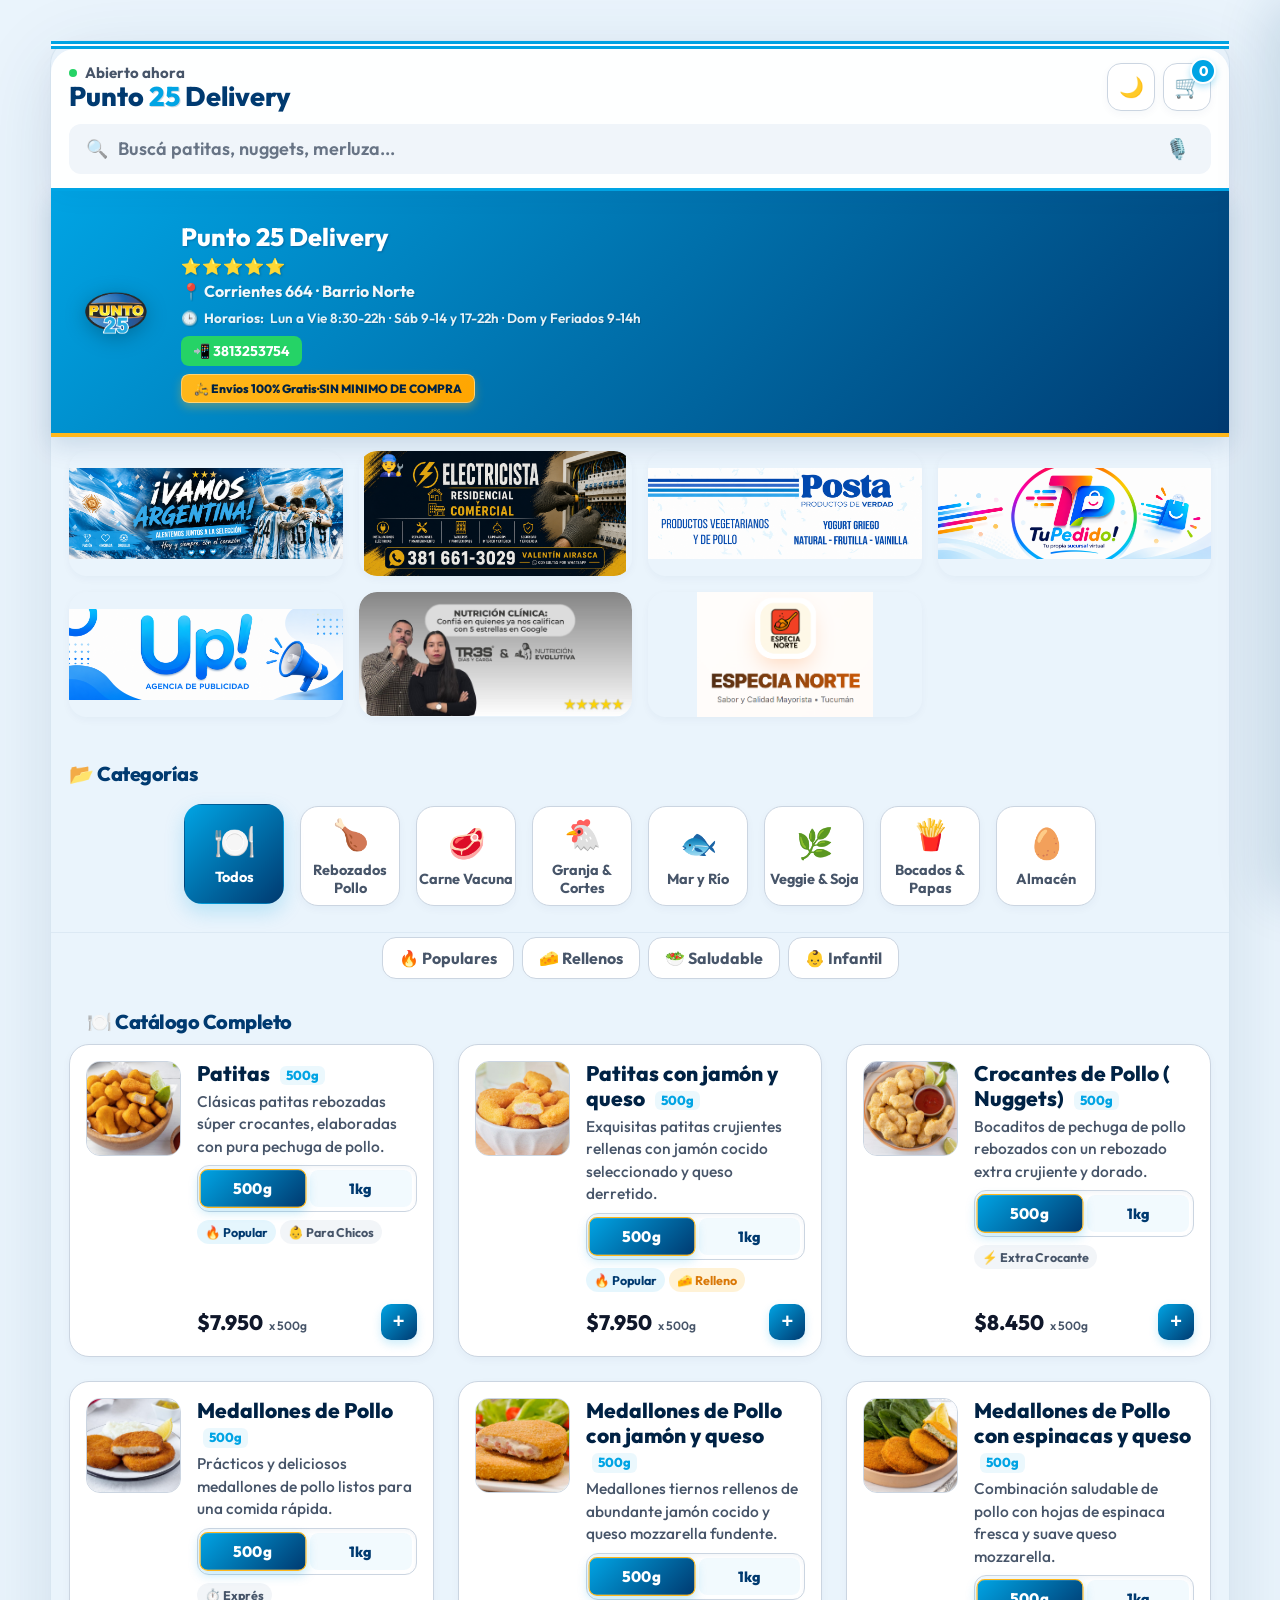
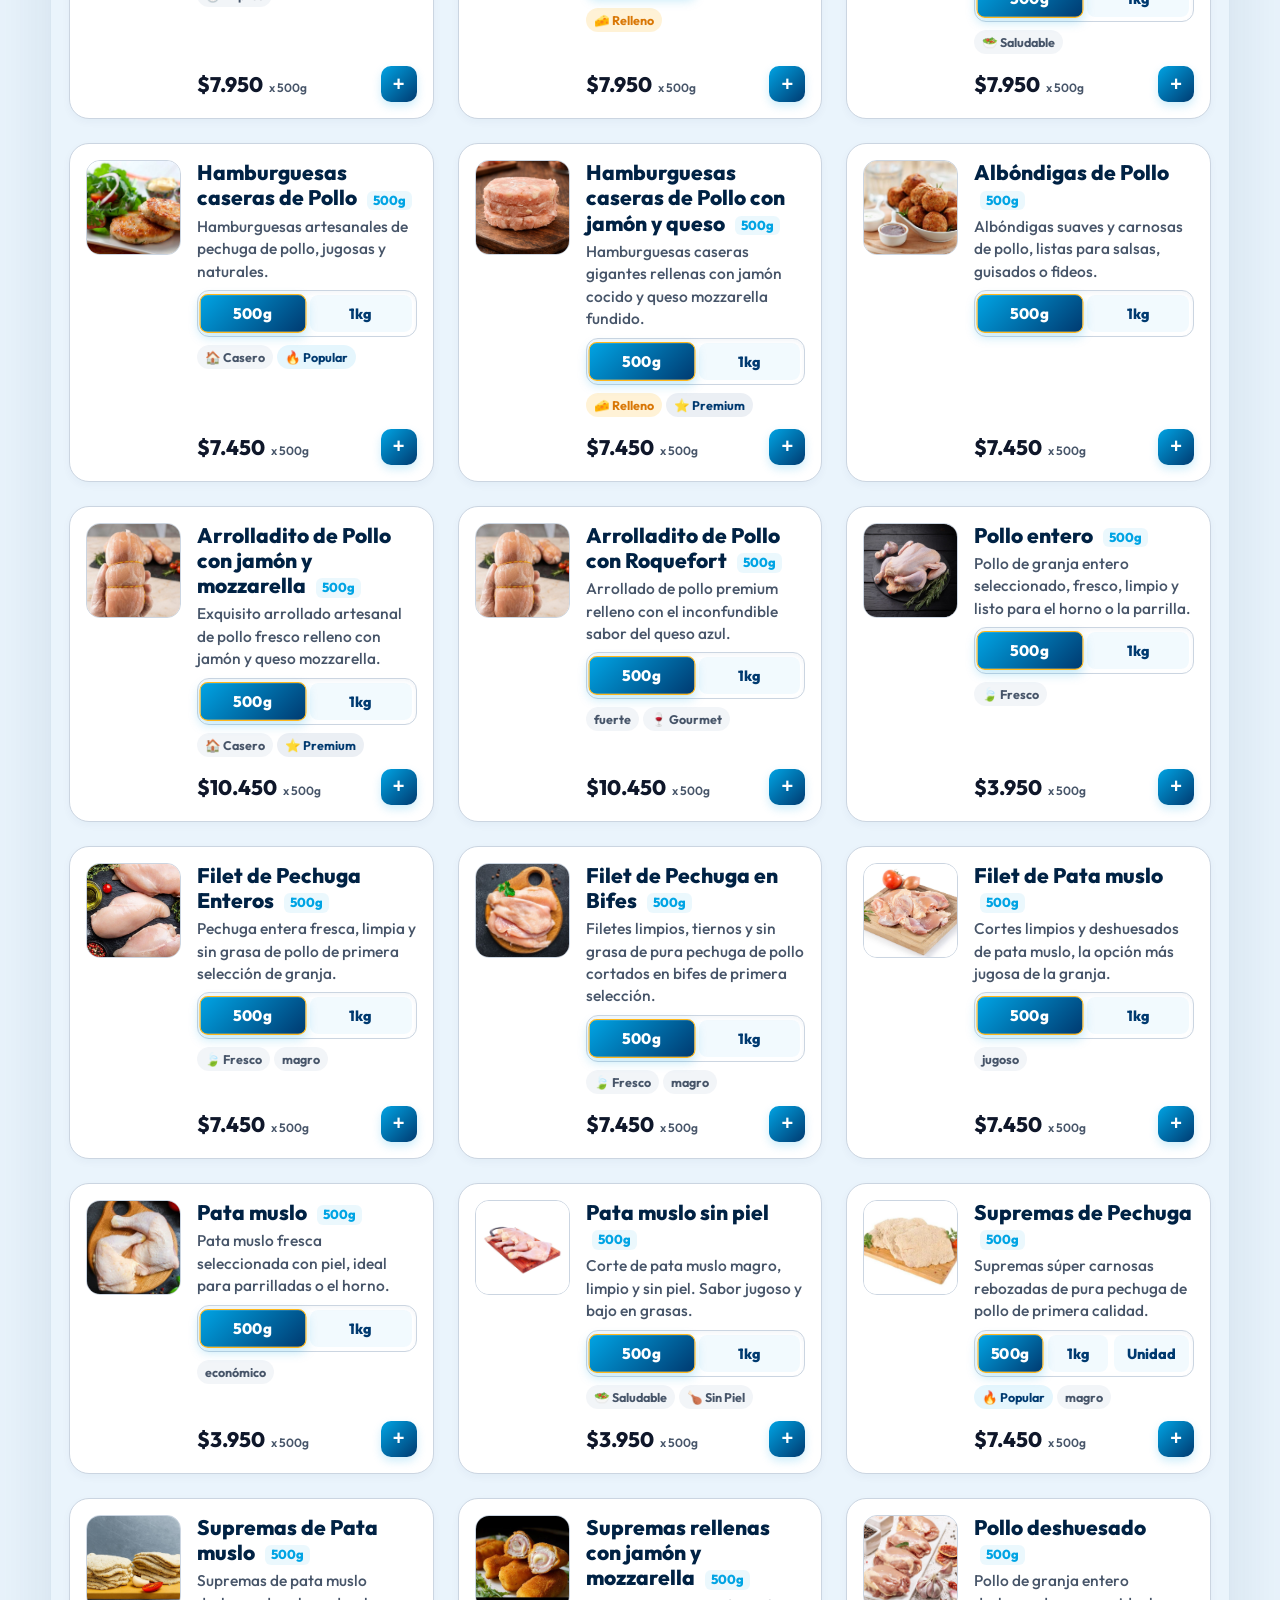
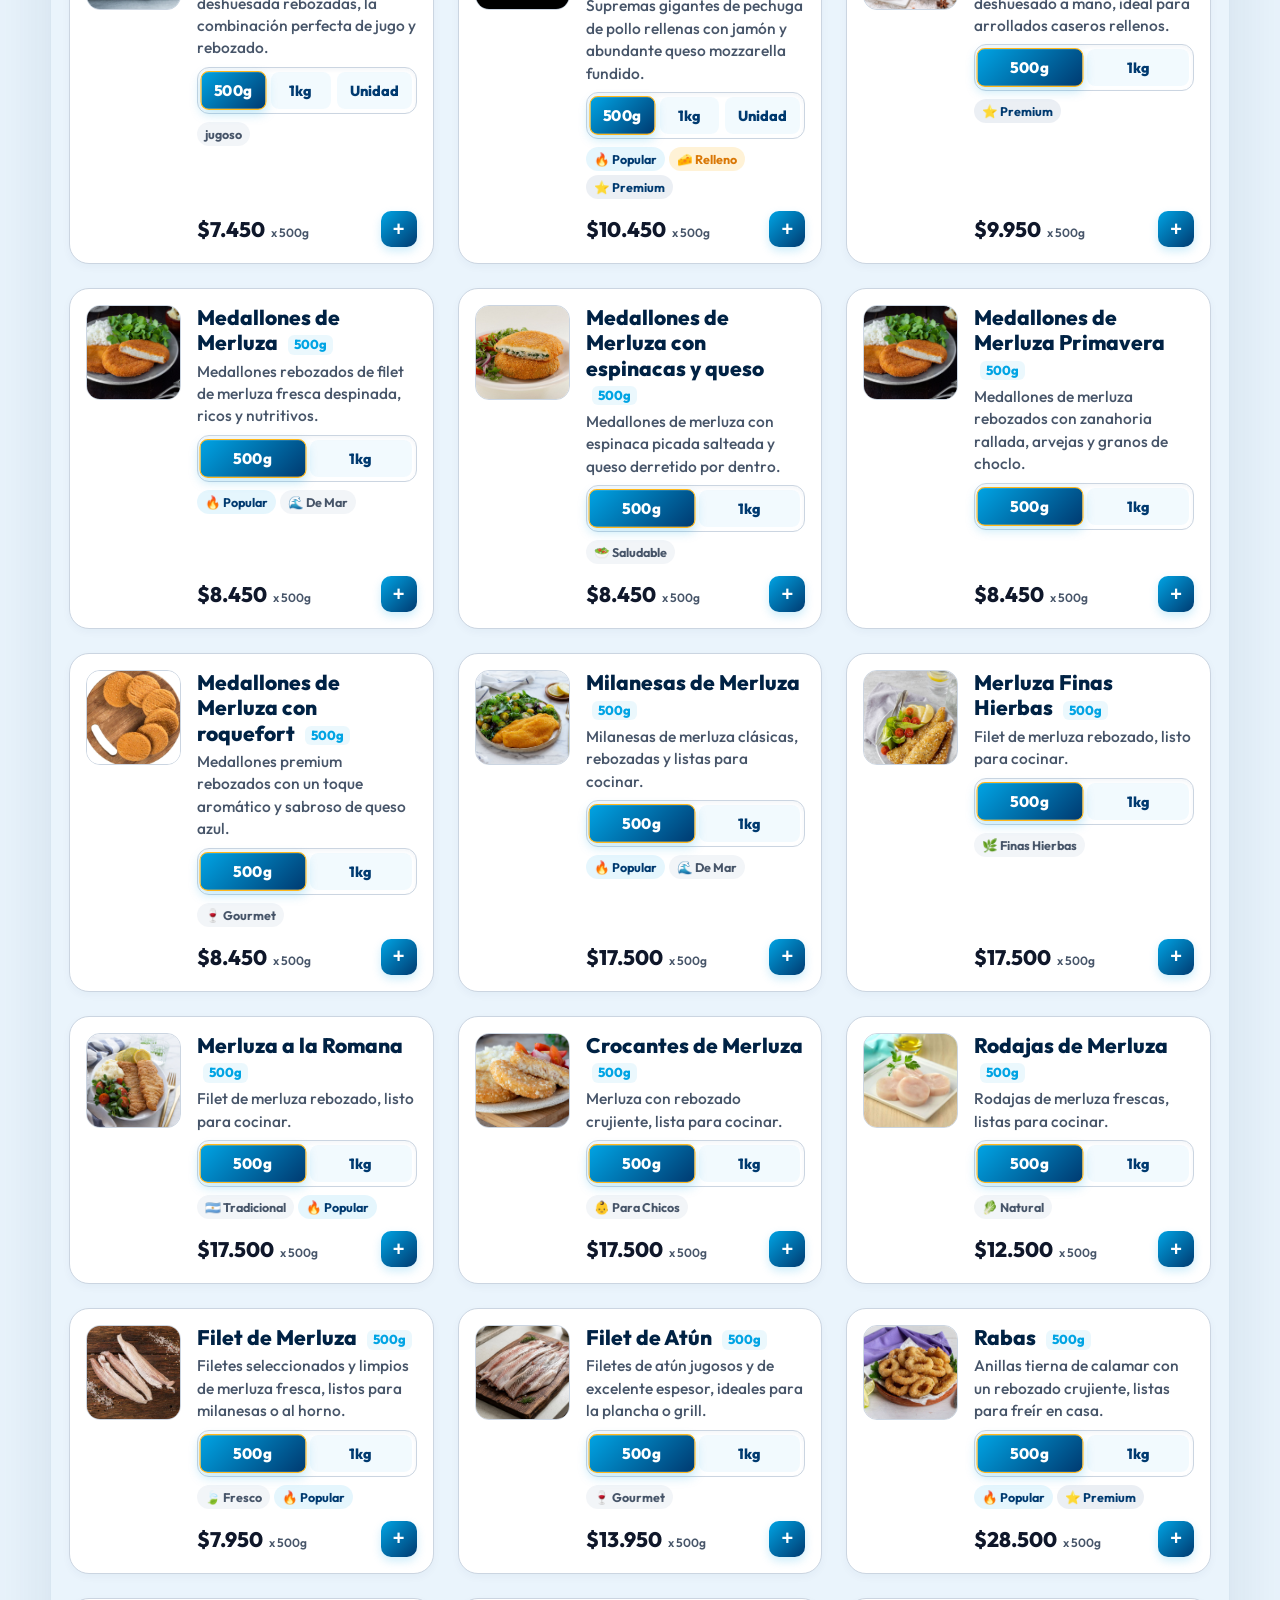
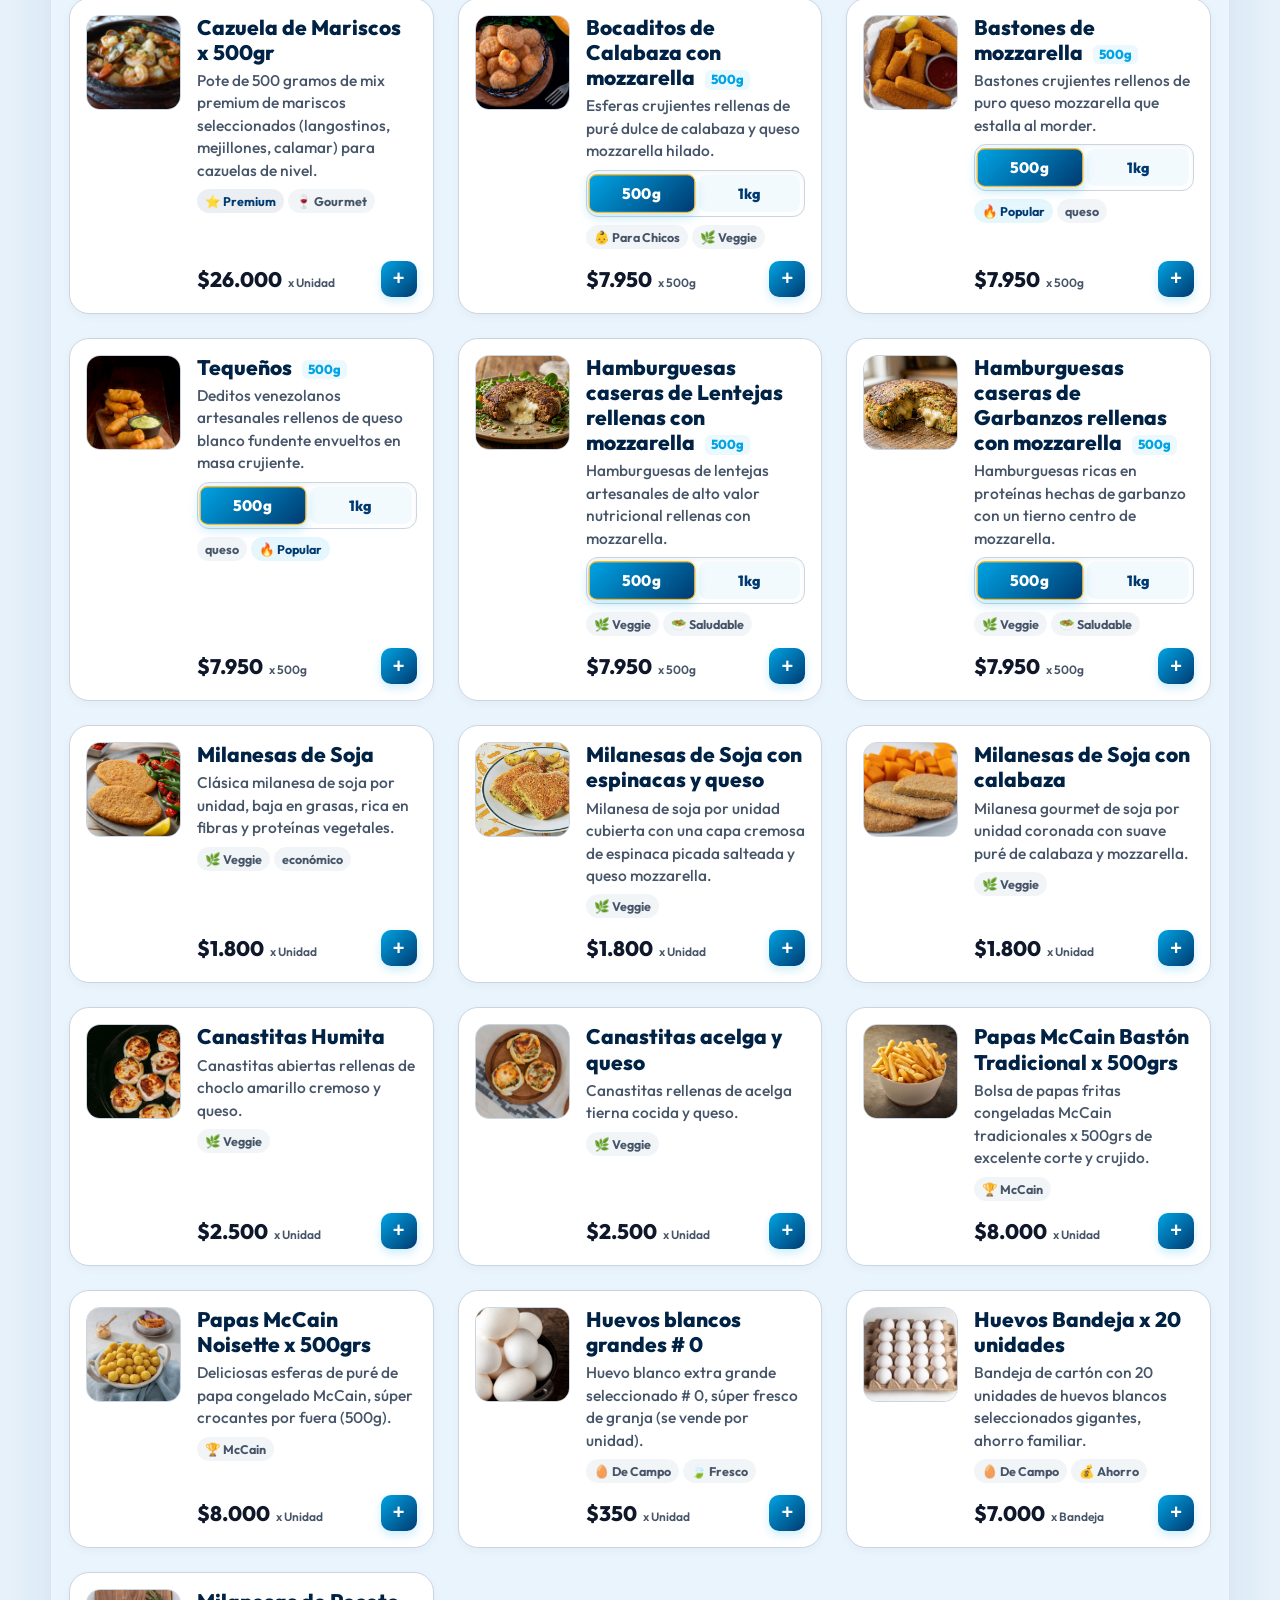
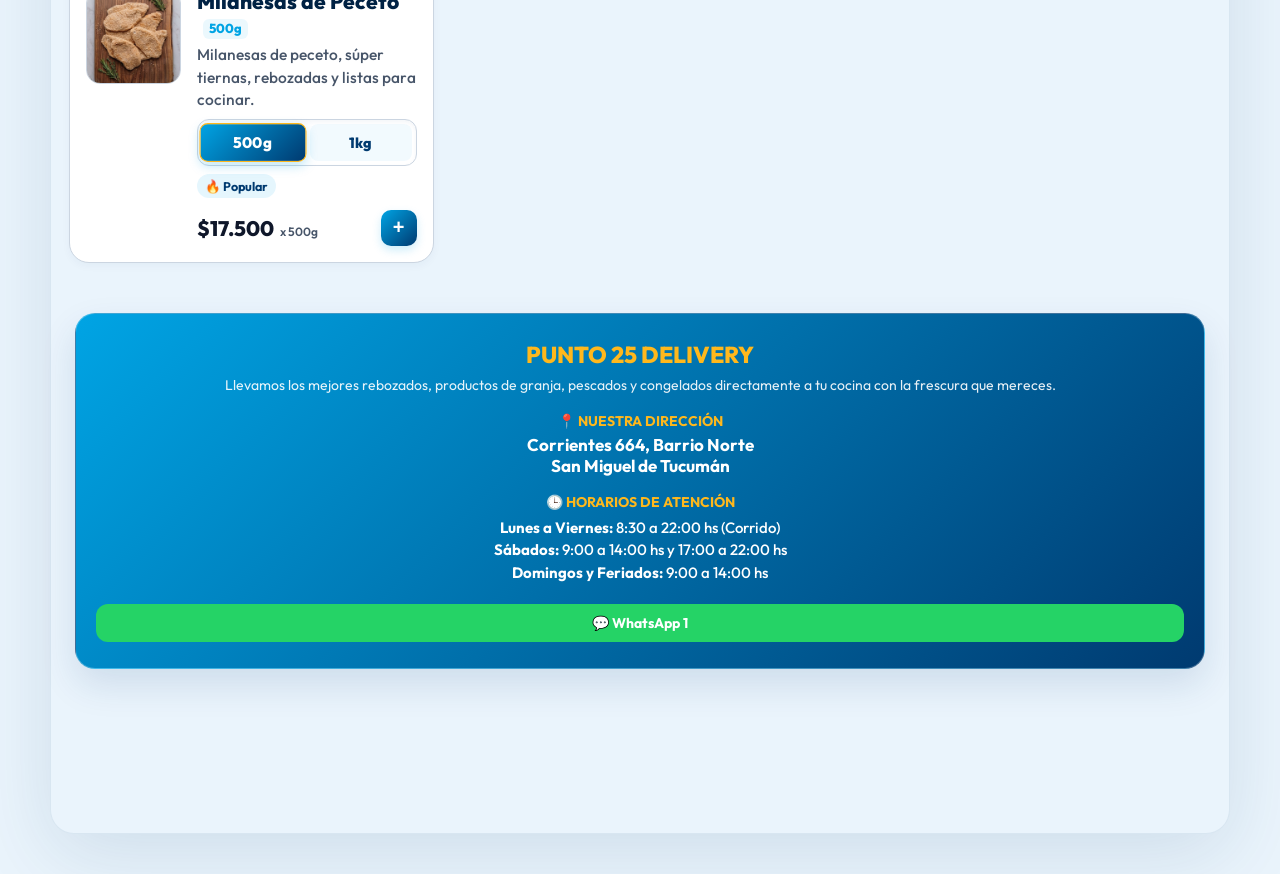
<file: index.html>
<!DOCTYPE html>
<html lang="es">

<head>
  <meta charset="UTF-8">
  <meta name="viewport" content="width=device-width, initial-scale=1.0, maximum-scale=1.0">
  <title>🐔 Punto 25 Delivery</title>
  <link href="https://fonts.googleapis.com/css2?family=Outfit:wght@300;400;500;600;700;800&display=swap"
    rel="stylesheet">
  <link rel="stylesheet" href="styles.css">
</head>

<body>

  <!-- SPLASH SCREEN -->
  <div id="splash">
    <div class="sp-logo-img-container">
      <img src="img/logo/punto25logo.png" alt="Punto 25 Logo" class="sp-logo-img">
    </div>
    <div class="sp-name">Punto <span>25</span> Delivery</div>
    <div class="sp-tagline">Frescura y Calidad a tu Mesa</div>
    <div class="sp-stars">⭐⭐⭐⭐⭐</div>
    <div class="sp-loader">
      <div class="sp-loader-bar"></div>
    </div>
  </div>

  <!-- APP MAIN CONTAINER -->
  <div id="app">
    <div class="patriotic-bar"></div>

    <!-- HEADER -->
    <div class="header">
      <div class="header-inner">
        <div class="brand-block">
          <div class="brand-greeting" id="storeStatusGreeting">
            <span class="status-indicator-dot open"></span>
            <span id="storeStatusText">Abierto · Pedidos en Línea</span>
          </div>
          <div class="brand-name">Punto <span>25</span> Delivery</div>
        </div>
        <div style="display: flex; gap: 8px; align-items: center;">
          <button class="theme-toggle-btn" id="themeToggleBtn" onclick="toggleTheme()" title="Cambiar Tema">🌙</button>
          <button class="cart-fab" onclick="openCart()" id="cartFab">
            🛒
            <div class="cart-count" id="cartCount">0</div>
          </button>
        </div>
      </div>
      <div class="search-bar">
        <span>🔍</span>
        <input type="text" placeholder="Buscá patitas, nuggets, merluza..." id="searchInput" oninput="filterMenu()">
        <button class="voice-btn" id="voiceBtn" onclick="startVoiceSearch(event)" title="Buscar por voz">🎙️</button>
      </div>
      <div class="search-suggestions" id="searchSuggestions" style="display:none"></div>
    </div>

    <!-- BRAND HERO INFO BANNER -->
    <div class="brand-hero" id="fsHero">
      <div class="brand-hero-logo-container">
        <img src="img/logo/punto25logo.png" alt="Punto 25 Logo" class="brand-hero-logo-img">
      </div>
      <div class="brand-hero-info">
        <div class="brand-hero-title">Punto 25 Delivery</div>
        <div class="brand-hero-stars">⭐⭐⭐⭐⭐</div>
        <div class="brand-hero-address">📍 Corrientes 664 · Barrio Norte</div>
        <div class="brand-hero-hours">
          🕒 <strong>Horarios:</strong> Lun a Vie 8:30-22h · Sáb 9-14 y 17-22h · Dom y Feriados 9-14h
        </div>
        <div class="brand-hero-socials">
          <a href="https://wa.me/5493813253754" target="_blank" class="hero-social-tag wa">
            📲 3813253754
          </a>
          <span class="hero-promo-badge">
            🛵 Envíos 100% Gratis·SIN MINIMO DE COMPRA
          </span>
        </div>
      </div>
    </div>



    <!-- PROMOS -->
    <div class="promo-wrap" id="fsPromo">
      <div class="promo-scroll" id="promoScroll">
        <div class="promo-card" style="padding: 0; border: none; display: block;">
          <img src="img/banner/argentinbanner.png" alt="Argentina" style="width: 100%; height: 100%; object-fit: contain; border-radius: 18px; display: block;">
        </div>
        <a href="https://wa.me/5493816613029?text=Hola%20Valent%C3%ADn%2C%20%C2%BFc%C3%B3mo%20est%C3%A1s%3F%20Vi%20tu%20publicaci%C3%B3n%20y%20quisiera%20hacerte%20una%20consulta%20sobre%20un%20trabajo%20de%20electricidad" target="_blank" class="promo-card" style="padding: 0; border: none; display: block; text-decoration: none;">
          <img src="img/banner/electricista.png" alt="Electricista" style="width: 100%; height: 100%; object-fit: contain; border-radius: 18px; display: block;">
        </a>
        <a href="https://www.instagram.com/postadistribuidora?igsh=MTIxbXd1Y3BzMjM5cg==" target="_blank" class="promo-card" style="padding: 0; border: none; display: block; text-decoration: none;">
          <img src="img/banner/postabanner.png" alt="Posta" style="width: 100%; height: 100%; object-fit: contain; border-radius: 18px; display: block;">
        </a>
        <a href="https://www.instagram.com/tupedidotuc/" target="_blank" class="promo-card" style="padding: 0; border: none; display: block; text-decoration: none;">
          <img src="img/banner/tupedidobanner.png" alt="Tu Pedido" style="width: 100%; height: 100%; object-fit: contain; border-radius: 18px; display: block;">
        </a>
        <a href="https://www.instagram.com/holaup.arg?igsh=NGt4bHZ4c2xxaGxl&utm_source=qr" target="_blank" class="promo-card" style="padding: 0; border: none; display: block; text-decoration: none;">
          <img src="img/banner/upbanner.png" alt="Up" style="width: 100%; height: 100%; object-fit: contain; border-radius: 18px; display: block;">
        </a>
        <a href="https://www.instagram.com/dieta3diasycarga?igsh=MTBuNjRudGx3MmN2Mw==" target="_blank" class="promo-card" style="padding: 0; border: none; display: block; text-decoration: none;">
          <img src="img/banner/nutricion.jfif" alt="Nutricionista" style="width: 100%; height: 100%; object-fit: contain; border-radius: 18px; display: block;">
        </a>
        <a href="https://especianorte.netlify.app/" target="_blank" class="promo-card" style="padding: 0; border: none; display: block; text-decoration: none;">
          <img src="img/banner/especianorte.png" alt="Especia Norte" style="width: 100%; height: 100%; object-fit: contain; border-radius: 18px; display: block;">
        </a>
      </div>
      <div class="promo-dots" id="promoDots">
        <div class="dot active" onclick="scrollToPromo(0)"></div>
        <div class="dot" onclick="scrollToPromo(1)"></div>
        <div class="dot" onclick="scrollToPromo(2)"></div>
        <div class="dot" onclick="scrollToPromo(3)"></div>
        <div class="dot" onclick="scrollToPromo(4)"></div>
        <div class="dot" onclick="scrollToPromo(5)"></div>
        <div class="dot" onclick="scrollToPromo(6)"></div>
      </div>
    </div>

    <!-- CATEGORIES (Módulos Cuadrados Estilo PedidoYa) -->
    <div class="cats-wrap" id="fsCats">
      <div class="section-label">📂 Categorías</div>
      <div class="cats-scroll" id="catScroll">
        <div class="cat-card active" onclick="filterCat('todos')" data-cat="todos">
          <div class="cat-card-icon">🍽️</div>
          <div class="cat-card-name">Todos</div>
        </div>
        <div class="cat-card" onclick="filterCat('pollo-rebozado')" data-cat="pollo-rebozado">
          <div class="cat-card-icon">🍗</div>
          <div class="cat-card-name">Rebozados Pollo</div>
        </div>
        <div class="cat-card" onclick="filterCat('carne-vacuna')" data-cat="carne-vacuna">
          <div class="cat-card-icon">🥩</div>
          <div class="cat-card-name">Carne Vacuna</div>
        </div>
        <div class="cat-card" onclick="filterCat('pollo-granja')" data-cat="pollo-granja">
          <div class="cat-card-icon">🐔</div>
          <div class="cat-card-name">Granja & Cortes</div>
        </div>
        <div class="cat-card" onclick="filterCat('pescados-mariscos')" data-cat="pescados-mariscos">
          <div class="cat-card-icon">🐟</div>
          <div class="cat-card-name">Mar y Río</div>
        </div>
        <div class="cat-card" onclick="filterCat('veggie-soja')" data-cat="veggie-soja">
          <div class="cat-card-icon">🌿</div>
          <div class="cat-card-name">Veggie & Soja</div>
        </div>
        <div class="cat-card" onclick="filterCat('bocados-papas')" data-cat="bocados-papas">
          <div class="cat-card-icon">🍟</div>
          <div class="cat-card-name">Bocados & Papas</div>
        </div>
        <div class="cat-card" onclick="filterCat('almacen-huevos')" data-cat="almacen-huevos">
          <div class="cat-card-icon">🥚</div>
          <div class="cat-card-name">Almacén</div>
        </div>
      </div>
    </div>


    <!-- MENU LIST -->
    <div class="menu-wrap" id="fsMenu">
      <!-- QUICK TAG FILTERS (Filtros por Tags Estilo PedidoYa) -->
      <div class="quick-tags-wrap" id="quickTags">
        <button class="tag-pill" onclick="filterMenuByTag('popular')" data-tag="popular">🔥 Populares</button>
        <button class="tag-pill" onclick="filterMenuByTag('relleno')" data-tag="relleno">🧀 Rellenos</button>
        <button class="tag-pill" onclick="filterMenuByTag('saludable')" data-tag="saludable">🥗 Saludable</button>
        <button class="tag-pill" onclick="filterMenuByTag('niños')" data-tag="niños">👶 Infantil</button>
      </div>
      <div class="section-label" id="menuTitle">🍽️ Catálogo Completo</div>
      <div class="menu-list" id="menuList"></div>
    </div>

    <!-- FOOTER -->
    <div class="app-footer fade-section" id="fsFooter">
      <div class="footer-logo">Punto 25 Delivery</div>
      <div class="footer-text">Llevamos los mejores rebozados, productos de granja, pescados y congelados directamente a
        tu cocina con la frescura que mereces.</div>
      <div class="footer-address">
        <span>📍 Nuestra Dirección</span>
        Corrientes 664, Barrio Norte<br>San Miguel de Tucumán
      </div>
      <div class="footer-hours">
        <span>🕒 Horarios de Atención</span>
        <strong>Lunes a Viernes:</strong> 8:30 a 22:00 hs (Corrido)<br>
        <strong>Sábados:</strong> 9:00 a 14:00 hs y 17:00 a 22:00 hs<br>
        <strong>Domingos y Feriados:</strong> 9:00 a 14:00 hs
      </div>
      <div class="footer-buttons">
        <a href="https://wa.me/5493813253754" target="_blank" class="footer-btn wa">
          💬 WhatsApp 1
        </a>
      </div>
    </div>

    <div style="height:20px"></div>
  </div>

  <!-- BOTTOM STICKY BAR -->
  <div class="bottom-bar">
    <button class="order-btn" id="orderBtn" onclick="openCart()">
      <div class="order-btn-left">
        <div class="order-btn-count" id="btnCount">0</div>
        <span>Ver mi Pedido</span>
      </div>
      <div class="order-btn-total" id="btnTotal">$0</div>
    </button>
  </div>

  <!-- CART PANEL PANEL -->
  <div class="panel-overlay" id="panelOverlay" onclick="closeCart()"></div>
  <div class="panel" id="cartPanel">
    <div class="panel-handle"></div>
    <div class="panel-title">
      Tu Pedido 🛒
      <button class="panel-close" onclick="closeCart()">✕</button>
    </div>

    <div class="delivery-toggle">
      <button class="dtoggle-btn active" id="dBtn1" onclick="setDelivery('delivery')">🛵 Delivery</button>
      <button class="dtoggle-btn" id="dBtn2" onclick="setDelivery('takeaway')">🏃 Retiro</button>
    </div>

    <!-- FREE SHIPPING PROGRESS BAR & KILO OPTIMIZER -->
    <div class="free-shipping-container" id="freeShippingContainer">
      <div class="fs-text-wrap">
        <span class="fs-status-msg" id="freeShippingMsg">🛵 ¡Envío 100% Gratis sin monto mínimo!</span>
      </div>
      <div class="fs-progress-bg" style="display: none;">
        <div class="fs-progress-fill" id="freeShippingFill" style="width: 0%;">
          <span class="fs-progress-icon">🛵</span>
        </div>
      </div>
      <div class="fs-suggestions" id="freeShippingSuggestions" style="display: none;">
        <span class="fs-sug-label">💡 Sumá al carrito para no pagar envío:</span>
        <div class="fs-sug-grid" id="fsSugGrid"></div>
      </div>
    </div>

    <div class="optimizer-alert" id="optimizerAlert" style="display: none;"></div>

    <div id="cartContent"></div>

    <div id="cartForm" style="display:none">

      <!-- WHATSAPP NUMBER SELECTOR -->
      <div class="form-section">
        <label class="form-label">¿A qué número enviar el pedido?</label>
        <div class="wa-channel-grid">
          <div class="wa-channel-card active" id="waCard0" onclick="selectWaChannel(0)">
            <span class="c-icon">📲</span>
            <span class="c-name">Celular Principal</span>
            <span class="c-phone">381 325-3754</span>
          </div>
          <div class="wa-channel-card" id="waCard1" onclick="selectWaChannel(1)">
            <span class="c-icon">📲</span>
            <span class="c-name">Celular Alternativo</span>
            <span class="c-phone">381 398-0410</span>
          </div>
        </div>
      </div>

      <div class="form-section">
        <label class="form-label">Tu Nombre</label>
        <input class="form-input" type="text" id="fNombre" placeholder="Juan García">
      </div>
      <div class="form-section">
        <label class="form-label">Teléfono de Contacto</label>
        <input class="form-input" type="tel" id="fTel" placeholder="3811234567">
      </div>
      <div class="form-section" id="addressSection">
        <label class="form-label">Dirección de Entrega</label>
        <input class="form-input" type="text" id="fDir" placeholder="Corrientes 500, piso 1 dpto A">
      </div>
      <div class="form-section">
        <label class="form-label">Notas o Aclaraciones (opcional)</label>
        <textarea class="notes-input" id="fNota"
          placeholder="Ej: El portero no funciona avisar cuando el envio este en camino."></textarea>
      </div>

      <!-- METODO DE PAGO -->
      <div class="form-section">
        <label class="form-label">Método de Pago</label>
        <div class="payment-toggle">
          <button type="button" class="dtoggle-btn active" id="payCashBtn" onclick="setPaymentMethod('efectivo')">💵
            Efectivo</button>
          <button type="button" class="dtoggle-btn" id="payTransBtn" onclick="setPaymentMethod('transferencia')">📱
            Transferencia</button>
        </div>
      </div>

      <!-- EFECTIVO SUBSECTION -->
      <div class="form-section" id="cashSection" style="display: block;">
        <label class="form-label">¿Con cuánto vas a pagar? (Opcional)</label>
        <input class="form-input" type="number" id="fVuelto" placeholder="Ej: 20000" oninput="calculateChange()">
        <div id="changeResult"
          style="margin-top: 10px; font-size: 15px; font-weight: 700; color: #128C7E; display: none; background: rgba(37, 211, 102, 0.08); padding: 10px 14px; border-radius: 10px; border: 1.5px solid rgba(37, 211, 102, 0.2);">
          💵 Su vuelto será de: <span id="changeAmount">$0</span>
        </div>
      </div>

      <!-- TRANSFERENCIA SUBSECTION -->
      <div class="form-section" id="transferSection" style="display: none;">
        <div class="transfer-box">
          <p class="transfer-box-title">Datos de Transferencia:</p>
          <div class="transfer-data-list">
            <div class="transfer-data-item"><strong>Titular:</strong> Victor Alejandro Jaureguina</div>
            <div class="transfer-data-item"><strong>Banco:</strong> Ualá Bank S.A.U.</div>
            <div class="transfer-copy-row">
              <span><strong>Alias:</strong> <span id="aliasText" class="mono-text">punto25ale</span></span>
              <button type="button" class="copy-btn" onclick="copyToClipboard('aliasText', 'Alias copiado!')">Copiar
                📋</button>
            </div>
            <div class="transfer-copy-row">
              <span><strong>CBU:</strong> <span id="cbuText" class="mono-text">3840200500000027216873</span></span>
              <button type="button" class="copy-btn" onclick="copyToClipboard('cbuText', 'CBU copiado!')">Copiar
                📋</button>
            </div>
          </div>
          <p class="transfer-box-footer">
            💡 Podés agendar nuestro número y compartir el comprobante por WhatsApp una vez finalizado el pedido.
          </p>
        </div>
      </div>
      <button class="wa-btn" onclick="sendWhatsApp()">
        <span class="wa-icon">📲</span>
        Enviar Pedido por WhatsApp
      </button>
    </div>
  </div>

  <!-- PRODUCT DETAIL MODAL -->
  <div class="product-modal-overlay" id="productModalOverlay" onclick="closeProductModal()"></div>
  <div class="product-modal" id="productModal">
    <button class="pm-close-btn" onclick="closeProductModal()">✕</button>
    <div class="pm-image-wrap" id="pmImageWrap"></div>
    <div class="pm-content-wrap">
      <div class="pm-header">
        <span class="pm-category" id="pmCategory">CATEGORÍA</span>
        <h2 class="pm-title" id="pmTitle">Nombre del Producto</h2>
      </div>
      <div class="pm-rating-row">
        <span class="pm-stars">★★★★★</span>
        <span class="pm-rating-value" id="pmRating">5.0</span>
      </div>
      <p class="pm-desc" id="pmDesc">Descripción detallada del producto...</p>

      <div class="pm-info-section" id="pmIngredientsSection">
        <span class="pm-section-title">🌿 Ingredientes Selección</span>
        <p class="pm-ingredients" id="pmIngredients">Ingredientes...</p>
      </div>

      <div class="pm-info-section" id="pmPrepSection">
        <span class="pm-section-title">⏱️ Preparación & Conservación</span>
        <p class="pm-prep" id="pmPrep">Preparación...</p>
      </div>

      <div class="pm-price-row">
        <span class="pm-price-label">Precio Unitario</span>
        <span class="pm-price-value" id="pmPrice">$--</span>
      </div>

      <div class="pm-actions" id="pmActions">
        <!-- Botones de compra rápida inyectados por JS -->
      </div>

      <button class="pm-back-btn" onclick="closeProductModal()">Volver al Catálogo 🐔</button>
    </div>
  </div>


  <!-- DIGITAL RECEIPT MODAL (Recibo Físico Simulador) -->
  <div class="receipt-overlay" id="receiptOverlay" onclick="closeReceiptModal()"></div>
  <canvas id="celebrationCanvas"
    style="position: fixed; inset: 0; pointer-events: none; z-index: 2050; display: none; width: 100vw; height: 100vh;"></canvas>
  <div class="receipt-modal" id="receiptModal">
    <div class="receipt-paper" id="receiptPaper">
      <div class="receipt-header">
        <div class="receipt-logo">PUNTO 25</div>
        <div class="receipt-subtitle">Granja, Rebozados y Congelados</div>
        <div class="receipt-address">Corrientes 664, Barrio Norte</div>
        <div class="receipt-divider"></div>
      </div>
      <div class="receipt-meta">
        <div class="receipt-meta-row"><span>ID PEDIDO:</span><span id="recId">#25-XXXX</span></div>
        <div class="receipt-meta-row"><span>FECHA:</span><span id="recDate">--/--/----</span></div>
        <div class="receipt-meta-row"><span>CLIENTE:</span><span id="recName">--</span></div>
        <div class="receipt-meta-row"><span>TELÉFONO:</span><span id="recTel">--</span></div>
        <div class="receipt-meta-row"><span>MODALIDAD:</span><span id="recDelivery">--</span></div>
        <div class="receipt-meta-row"><span>METODO PAGO:</span><span id="recPayment">--</span></div>
        <div class="receipt-divider"></div>
      </div>
      <div class="receipt-items-container" id="recItems">
        <!-- Inyectado por JS -->
      </div>
      <div class="receipt-divider"></div>
      <div class="receipt-totals">
        <div class="receipt-total-row"><span>Subtotal Productos:</span><span id="recSubtotal">$0</span></div>
        <div class="receipt-total-row"><span>Costo Envío:</span><span id="recShipping">$0</span></div>
        <div class="receipt-total-row main"><span>TOTAL DE COMPRA:</span><span id="recTotal">$0</span></div>
      </div>
      <div class="receipt-divider"></div>
      <div class="receipt-barcode">
        <div class="barcode-lines">|||||| ||||| ||| ||||||| | ||||| | ||</div>
        <div class="barcode-text">*** GRACIAS POR SU COMPRA ***</div>
      </div>
    </div>
    <div class="receipt-actions">
      <button class="receipt-btn download" onclick="downloadReceipt()">📥 Descargar Recibo</button>
      <button class="receipt-btn close" onclick="closeReceiptModal()">Volver al Catálogo 🐔</button>
    </div>
  </div>

  <!-- TOAST -->
  <div class="toast" id="toast"></div>

  <!-- SCRIPTS: data.js first, then app.js -->
  <script src="data.js"></script>
  <script src="app.js"></script>

</body>

</html>
</file>
<file: styles.css>
:root {
  --brand: #00A4E4;
  /* Celeste patrio brillante del folleto */
  --brand2: #003a70;
  /* Azul marino profundo del folleto/logo */
  --brand-dark: #002244;
  /* Azul profundo premium para contraste */
  --bg: #eaf4fc;
  /* Fondo celeste patrio sutil y fresco */
  --surface: #ffffff;
  /* Tarjetas y paneles blancos */
  --text: #0f172a;
  /* Texto principal slate oscuro */
  --text-light: #475569;
  /* Texto secundario slate medio para legibilidad */
  --border: #cbd5e1;
  /* Bordes definidos para legibilidad y accesibilidad */
  --gold: #FFB81C;
  /* Amarillo Oro del Sol de Mayo y del folleto */
  --gold-dark: #d97706;
  /* Dorado oscuro para legibilidad */
  --green: #25D366;
  /* Verde WhatsApp oficial */
  --shadow-sm: 0 3px 8px rgba(0, 58, 112, 0.04);
  --shadow-md: 0 8px 24px rgba(0, 58, 112, 0.08);
  --shadow-lg: 0 16px 36px rgba(0, 58, 112, 0.12);
  --shadow-brand: 0 8px 20px rgba(0, 164, 228, 0.22);
  --row-light: #f8fafc;
  --row-dark: #f1f5f9;
}

* {
  margin: 0;
  padding: 0;
  box-sizing: border-box;
  -webkit-tap-highlight-color: transparent;
}

html {
  scroll-behavior: smooth;
}

body {
  background: var(--bg);
  color: var(--text);
  font-family: 'Outfit', sans-serif;
  font-size: 17.5px;
  min-height: 100vh;
  overflow-x: hidden;
  position: relative;
}

/* ─── PATRIOTIC FLAG STRIPE ─── */
.patriotic-bar {
  height: 8px;
  background: linear-gradient(to bottom, #00A4E4 35%, #ffffff 35%, #ffffff 65%, #00A4E4 65%);
  width: 100%;
}

/* ─── SPLASH SCREEN ─── */
#splash {
  position: fixed;
  inset: 0;
  z-index: 9999;
  background: linear-gradient(180deg, #00A4E4 0%, #ffffff 50%, #00A4E4 100%);
  display: flex;
  flex-direction: column;
  align-items: center;
  justify-content: center;
  gap: 16px;
  animation: splashFade 0.3s ease 2.0s forwards;
}

@keyframes splashFade {
  to {
    opacity: 0;
    pointer-events: none;
  }
}

.sp-logo-img-container {
  width: 170px;
  height: 170px;
  display: flex;
  align-items: center;
  justify-content: center;
  animation: splashBounce 0.5s cubic-bezier(0.34, 1.56, 0.64, 1) 0.05s both;
}

.sp-logo-img {
  max-width: 100%;
  max-height: 100%;
  object-fit: contain;
  filter: drop-shadow(0 12px 28px rgba(0, 58, 112, 0.25));
}

@keyframes splashBounce {
  0% {
    transform: scale(0) rotate(-20deg);
    opacity: 0;
  }

  70% {
    transform: scale(1.15) rotate(5deg);
  }

  100% {
    transform: scale(1) rotate(0);
    opacity: 1;
  }
}

.sp-name {
  font-family: 'Outfit', sans-serif;
  font-weight: 800;
  font-size: 32px;
  color: var(--brand2);
  opacity: 0;
  animation: spUp 0.4s ease 0.3s forwards;
  text-align: center;
}

.sp-name span {
  color: var(--brand);
}

.sp-tagline {
  font-size: 16px;
  color: var(--text-light);
  letter-spacing: 3px;
  text-transform: uppercase;
  font-weight: 700;
  opacity: 0;
  animation: spUp 0.4s ease 0.4s forwards;
  margin-top: -6px;
}

.sp-stars {
  font-size: 18px;
  margin-top: 2px;
  letter-spacing: 2px;
  opacity: 0;
  animation: spUp 0.4s ease 0.45s forwards;
}

.sp-loader {
  margin-top: 16px;
  width: 140px;
  height: 6px;
  background: var(--border);
  border-radius: 3px;
  overflow: hidden;
  opacity: 0;
  animation: spUp 0.2s ease 0.5s forwards;
}

.sp-loader-bar {
  height: 100%;
  width: 0;
  background: linear-gradient(90deg, var(--brand), var(--brand-dark));
  animation: loadBar 0.5s ease 0.6s forwards;
  border-radius: 3px;
}

@keyframes loadBar {
  to {
    width: 100%;
  }
}

@keyframes spUp {
  from {
    opacity: 0;
    transform: translateY(15px);
  }

  to {
    opacity: 1;
    transform: translateY(0);
  }
}

/* ─── APP BASE ─── */
#app {
  opacity: 0;
  animation: fadeIn 0.4s ease 1.4s forwards;
  padding-bottom: 120px;
  min-height: 100vh;
  box-shadow: 0 0 40px rgba(7, 64, 111, 0.05);
  position: relative;
  max-width: 430px;
  margin: 0 auto;
  background: var(--bg);
}

@keyframes fadeIn {
  to {
    opacity: 1;
  }
}

/* ─── HEADER (Premium Glassmorphic) ─── */
.header {
  padding: 14px 18px 10px;
  background: rgba(255, 255, 255, 0.95);
  position: sticky;
  top: 0;
  z-index: 100;
  backdrop-filter: blur(16px);
  -webkit-backdrop-filter: blur(16px);
  border-bottom: 3.5px solid var(--brand);
  box-shadow: 0 4px 30px rgba(0, 58, 112, 0.04);
}

.header-inner {
  display: flex;
  justify-content: space-between;
  align-items: center;
  margin-bottom: 12px;
}

.brand-greeting {
  font-size: 15px;
  color: var(--text-light);
  font-weight: 700;
  display: flex;
  align-items: center;
  gap: 4px;
}

.brand-greeting span.pulse {
  width: 8px;
  height: 8px;
  background: #25D366;
  border-radius: 50%;
  display: inline-block;
  animation: livePulse 1.8s infinite;
}

@keyframes livePulse {
  0% {
    transform: scale(0.85);
    box-shadow: 0 0 0 0 rgba(37, 211, 102, 0.7);
  }

  70% {
    transform: scale(1);
    box-shadow: 0 0 0 6px rgba(37, 211, 102, 0);
  }

  100% {
    transform: scale(0.85);
    box-shadow: 0 0 0 0 rgba(37, 211, 102, 0);
  }
}

.brand-name {
  font-family: 'Outfit', sans-serif;
  font-weight: 800;
  font-size: 27px;
  line-height: 1.1;
  color: var(--brand2);
}

.brand-name span {
  color: var(--brand);
  background: none;
  -webkit-background-clip: initial;
  -webkit-text-fill-color: initial;
  text-shadow: 0.5px 0.5px 0px rgba(0, 58, 112, 0.2);
}

.cart-fab {
  position: relative;
  cursor: pointer;
  background: var(--surface);
  width: 48px;
  height: 48px;
  border-radius: 14px;
  display: flex;
  align-items: center;
  justify-content: center;
  font-size: 22px;
  border: 1.5px solid var(--border);
  box-shadow: var(--shadow-sm);
  transition: all 0.2s cubic-bezier(0.34, 1.56, 0.64, 1);
}

.cart-fab:active {
  transform: scale(0.92);
}

.cart-count {
  position: absolute;
  top: -6px;
  right: -6px;
  background: var(--brand);
  color: white;
  font-family: 'Outfit', sans-serif;
  font-weight: 800;
  font-size: 14px;
  width: 26px;
  height: 26px;
  border-radius: 50%;
  display: flex;
  align-items: center;
  justify-content: center;
  border: 2.5px solid var(--surface);
  transition: transform 0.2s;
  box-shadow: 0 3px 6px rgba(0, 164, 228, 0.3);
}

.cart-count.bump {
  animation: bump 0.4s cubic-bezier(0.34, 1.56, 0.64, 1);
}

.search-bar {
  display: flex;
  align-items: center;
  gap: 10px;
  background: #f0f5fa;
  border-radius: 12px;
  padding: 12px 16px;
  margin-bottom: 4px;
  transition: all 0.2s;
  border: 1.5px solid transparent;
}

.search-bar:focus-within {
  background: var(--surface);
  border-color: var(--brand);
  box-shadow: 0 4px 15px rgba(0, 164, 228, 0.08);
}

.search-bar span {
  font-size: 18px;
  opacity: 0.6;
  color: var(--text-light);
}

.search-bar input {
  background: none;
  border: none;
  outline: none;
  font-family: 'Outfit', sans-serif;
  font-size: 18px;
  color: var(--text);
  font-weight: 600;
  flex: 1;
}

.search-bar input::placeholder {
  color: var(--text-light);
  opacity: 0.8;
}

/* ─── LOGO CENTRAL INFO BANNER ─── */
.brand-hero {
  margin: 0;
  padding: 30px 20px;
  background: linear-gradient(135deg, var(--brand) 0%, var(--brand2) 100%);
  border-bottom: 4.5px solid var(--gold);
  display: flex;
  gap: 20px;
  align-items: center;
  position: relative;
  box-shadow: 0 8px 24px rgba(0, 58, 112, 0.15);
  color: white;
}

.brand-hero-logo-container {
  width: 90px;
  height: 90px;
  flex-shrink: 0;
  display: flex;
  align-items: center;
  justify-content: center;
}

.brand-hero-logo-img {
  max-width: 100%;
  max-height: 100%;
  object-fit: contain;
  filter: drop-shadow(0 4px 10px rgba(0, 0, 0, 0.25));
}

.brand-hero-info {
  flex: 1;
}

.brand-hero-title {
  font-family: 'Outfit', sans-serif;
  font-weight: 800;
  font-size: 25px;
  color: #ffffff;
  text-shadow: 1px 1px 2px rgba(0, 58, 112, 0.4);
  margin-bottom: 3px;
}

.brand-hero-stars {
  font-size: 16px;
  margin-bottom: 5px;
  color: var(--gold);
  letter-spacing: 1px;
  filter: drop-shadow(1px 1px 1px rgba(0, 0, 0, 0.2));
}

.brand-hero-address {
  font-size: 16px;
  font-weight: 700;
  color: rgba(255, 255, 255, 0.95);
  text-shadow: 0.5px 0.5px 1px rgba(0, 0, 0, 0.2);
  margin-bottom: 8px;
  display: flex;
  align-items: center;
  gap: 4px;
}

.brand-hero-hours {
  font-size: 13.5px;
  font-weight: 600;
  color: rgba(255, 255, 255, 0.9);
  text-shadow: 0.5px 0.5px 1px rgba(0, 0, 0, 0.15);
  margin-bottom: 8px;
  display: flex;
  align-items: center;
  gap: 6px;
  line-height: 1.4;
  flex-wrap: wrap;
}

.brand-hero-socials {
  display: flex;
  flex-direction: column;
  gap: 8px;
  align-items: flex-start;
  margin-top: 4px;
}

.hero-social-tag {
  font-size: 14px;
  font-weight: 700;
  color: white;
  background: var(--brand2);
  padding: 6px 12px;
  border-radius: 8px;
  text-decoration: none;
  display: flex;
  align-items: center;
  gap: 4px;
  transition: all 0.2s;
}

.hero-social-tag.ig {
  background: linear-gradient(45deg, #f09433 0%, #e6683c 25%, #dc2743 50%, #cc2366 75%, #bc1888 100%);
}

.hero-social-tag.wa {
  background: #25D366;
}

.hero-social-tag:active {
  transform: scale(0.95);
}

.hero-promo-badge {
  font-size: 12px;
  font-weight: 800;
  color: var(--brand-dark);
  background: linear-gradient(135deg, var(--gold) 0%, #ffa500 100%);
  padding: 6px 12px;
  border-radius: 8px;
  display: inline-flex;
  align-items: center;
  gap: 5px;
  box-shadow: 0 4px 10px rgba(255, 184, 28, 0.35);
  animation: pulsePromo 2s infinite ease-in-out;
  border: 1px solid rgba(255, 255, 255, 0.4);
  text-shadow: none;
  white-space: normal;
  line-height: 1.25;
}

@keyframes pulsePromo {
  0% {
    transform: scale(1);
  }

  50% {
    transform: scale(1.04);
    box-sizing: border-box;
    box-shadow: 0 4px 14px rgba(255, 184, 28, 0.55);
  }

  100% {
    transform: scale(1);
  }
}

/* ─── PROMOTION BANNERS ─── */
.promo-wrap {
  padding: 4px 0 6px;
}

.promo-scroll {
  display: flex;
  gap: 10px;
  overflow-x: auto;
  scrollbar-width: none;
  padding: 10px 18px;
  scroll-snap-type: x mandatory;
}

.promo-scroll::-webkit-scrollbar {
  display: none;
}

.promo-card {
  flex-shrink: 0;
  width: 330px;
  max-width: calc(100vw - 56px);
  height: 125px;
  border-radius: 18px;
  padding: 16px;
  display: flex;
  flex-direction: column;
  justify-content: space-between;
  position: relative;
  overflow: hidden;
  cursor: pointer;
  scroll-snap-align: start;
  transition: transform 0.2s;
  box-shadow: var(--shadow-sm);
  border: 1.5px solid var(--border);
}

.promo-card:active {
  transform: scale(0.96);
}

.promo-card.p1 {
  background: linear-gradient(135deg, var(--brand) 0%, #ffffff 50%, var(--brand) 100%);
  color: var(--brand2);
  border: 1.5px solid rgba(0, 164, 228, 0.35);
}

.promo-card.p1 .promo-badge {
  background: var(--brand2);
  color: white;
}

.promo-card.p2 {
  background: linear-gradient(135deg, #25D366 0%, #128C7E 100%);
  color: white;
}

.promo-card.p3 {
  background: linear-gradient(135deg, var(--gold) 0%, #f5a623 100%);
  color: var(--brand-dark);
}

.promo-card.p4 {
  background:
    linear-gradient(135deg, rgba(117,170,219,0.85) 0%, rgba(255,255,255,0.7) 30%, rgba(117,170,219,0.75) 50%, rgba(255,255,255,0.7) 70%, rgba(117,170,219,0.85) 100%),
    url('img/logo/argentina-team.jpg') center/cover no-repeat;
  color: #003366;
  border: 1.5px solid rgba(117, 170, 219, 0.5);
}

.promo-card.p4 .promo-badge {
  background: #003366;
  color: white;
}

.promo-card.p5 {
  background: linear-gradient(135deg, #ff6b6b 0%, #ee5253 100%);
  color: white;
}

.promo-emoji {
  position: absolute;
  right: 6px;
  bottom: -20px;
  font-size: 94px;
  opacity: 0.18;
  transform: rotate(15deg);
}

.promo-badge {
  display: inline-block;
  background: rgba(255, 255, 255, 0.22);
  backdrop-filter: blur(8px);
  -webkit-backdrop-filter: blur(8px);
  font-family: 'Outfit', sans-serif;
  font-weight: 800;
  font-size: 13px;
  color: white;
  letter-spacing: 1.5px;
  padding: 5px 10px;
  border-radius: 20px;
  width: fit-content;
}

.promo-card.p3 .promo-badge {
  background: rgba(0, 0, 0, 0.1);
  color: var(--brand-dark);
}

.promo-title {
  font-family: 'Outfit', sans-serif;
  font-weight: 800;
  font-size: 27px;
  line-height: 1.1;
  position: relative;
  z-index: 1;
  text-shadow: 0 2px 4px rgba(0, 0, 0, 0.06);
}

.promo-sub {
  font-size: 16px;
  opacity: 0.95;
  position: relative;
  z-index: 1;
  font-weight: 700;
}

.promo-dots {
  display: flex;
  justify-content: center;
  gap: 6px;
  margin-top: -4px;
  margin-bottom: 8px;
}

.dot {
  width: 8px;
  height: 8px;
  background: var(--border);
  border-radius: 4px;
  transition: all 0.3s cubic-bezier(0.34, 1.56, 0.64, 1);
}

.dot.active {
  width: 22px;
  background: var(--brand);
}

/* ─── CATEGORY NAVIGATION ─── */
.section-label {
  font-family: 'Outfit', sans-serif;
  font-weight: 800;
  font-size: 20px;
  color: var(--brand2);
  margin: 16px 18px 10px;
  display: flex;
  align-items: center;
  gap: 8px;
  letter-spacing: -0.5px;
}

body.dark .section-label {
  color: var(--brand);
}

.cats-wrap {
  padding: 12px 0 16px;
  border-bottom: 1px solid rgba(0, 58, 112, 0.06);
}

.cats-scroll {
  display: flex;
  gap: 12px;
  overflow-x: auto;
  scrollbar-width: none;
  padding: 4px 18px;
}

.cats-scroll::-webkit-scrollbar {
  display: none;
}

.cat-card {
  flex-shrink: 0;
  width: 95px;
  height: 95px;
  border-radius: 18px;
  background: var(--surface);
  border: 1.5px solid var(--border);
  display: flex;
  flex-direction: column;
  align-items: center;
  justify-content: center;
  gap: 8px;
  cursor: pointer;
  transition: all 0.25s cubic-bezier(0.4, 0, 0.2, 1);
  box-shadow: var(--shadow-sm);
}

.cat-card-icon {
  font-size: 30px;
  transition: transform 0.25s;
}

.cat-card-name {
  font-family: 'Outfit', sans-serif;
  font-size: 14.5px;
  font-weight: 700;
  color: var(--text-light);
  text-align: center;
  line-height: 1.2;
}

.cat-card:not(.active):hover {
  transform: translateY(-2px);
  border-color: var(--brand);
  box-shadow: 0 6px 14px rgba(0, 164, 228, 0.08);
}

.cat-card.active {
  background: linear-gradient(135deg, var(--brand) 0%, var(--brand2) 100%);
  border-color: transparent;
  box-shadow: var(--shadow-brand);
  transform: translateY(-2px);
}

.cat-card.active .cat-card-name {
  color: white;
}

.cat-card.active .cat-card-icon {
  transform: scale(1.15);
}

.cat-card:active {
  transform: scale(0.95);
}



/* ─── FEATURED ("LOS MÁS PEDIDOS") ─── */
.featured-wrap {
  padding: 10px 0 20px;
}

.featured-scroll {
  display: flex;
  gap: 14px;
  overflow-x: auto;
  scrollbar-width: none;
  padding: 35px 18px 8px;
}

.featured-scroll::-webkit-scrollbar {
  display: none;
}

.feat-card {
  flex-shrink: 0;
  width: 155px;
  background: var(--surface);
  border: 1.5px solid var(--border);
  border-radius: 22px;
  padding: 60px 12px 14px;
  box-shadow: var(--shadow-md);
  position: relative;
  text-align: center;
  transition: all 0.2s ease;
}

.feat-card:active {
  transform: scale(0.96);
}

.feat-img {
  width: 95px;
  height: 95px;
  position: absolute;
  top: -35px;
  left: 50%;
  transform: translateX(-50%);
  border-radius: 50%;
  box-shadow: 0 8px 18px rgba(7, 64, 111, 0.15);
  background: var(--bg);
  z-index: 2;
  border: 3px solid var(--surface);
}

.feat-img img {
  width: 100%;
  height: 100%;
  object-fit: cover;
  border-radius: 50%;
  transition: transform 0.4s ease;
  display: block;
}

.feat-img-fallback {
  position: absolute;
  inset: 0;
  border-radius: 50%;
  display: flex;
  align-items: center;
  justify-content: center;
  font-size: 42px;
  background: var(--bg);
}

.feat-hot {
  position: absolute;
  top: -4px;
  right: -4px;
  z-index: 3;
  background: var(--gold);
  color: var(--brand-dark);
  font-family: 'Outfit', sans-serif;
  font-weight: 800;
  font-size: 9px;
  letter-spacing: 0.5px;
  padding: 3px 7px;
  border-radius: 10px;
  box-shadow: 0 4px 8px rgba(255, 214, 0, 0.3);
  transform: rotate(8deg);
}

.feat-body {
  position: relative;
  z-index: 1;
}

.feat-name {
  font-family: 'Outfit', sans-serif;
  font-weight: 800;
  font-size: 16px;
  line-height: 1.2;
  margin-bottom: 4px;
  color: var(--brand-dark);
  white-space: nowrap;
  overflow: hidden;
  text-overflow: ellipsis;
}

.feat-desc {
  font-size: 12.5px;
  color: var(--text-light);
  line-height: 1.35;
  margin-bottom: 10px;
  font-weight: 500;
  height: 34px;
  overflow: hidden;
}

.feat-footer {
  display: flex;
  justify-content: space-between;
  align-items: center;
}

.feat-price {
  font-family: 'Outfit', sans-serif;
  font-weight: 800;
  font-size: 18px;
  color: var(--brand);
}

.feat-add {
  width: 32px;
  height: 32px;
  border-radius: 10px;
  background: var(--brand);
  color: white;
  font-size: 18px;
  font-weight: 700;
  border: none;
  cursor: pointer;
  display: flex;
  align-items: center;
  justify-content: center;
  box-shadow: 0 4px 10px rgba(13, 161, 245, 0.2);
  transition: all 0.15s;
}

.feat-add:active {
  transform: scale(0.85);
}

/* ─── PRODUCT LIST & WEIGHT SELECTORS ─── */
.menu-wrap {
  padding: 0 18px 20px;
}

.menu-list {
  display: flex;
  flex-direction: column;
  gap: 14px;
}

.menu-item {
  background: var(--surface);
  border: 1.5px solid var(--border);
  border-radius: 20px;
  padding: 16px;
  display: flex;
  gap: 16px;
  box-shadow: var(--shadow-sm);
  cursor: pointer;
  transition: all 0.25s cubic-bezier(0.4, 0, 0.2, 1);
  position: relative;
}

.menu-item:hover {
  transform: translateY(-3px);
  box-shadow: var(--shadow-md);
  border-color: rgba(0, 164, 228, 0.35);
}

.menu-item.in-cart {
  border-color: rgba(0, 164, 228, 0.5);
  box-shadow: 0 8px 24px rgba(0, 164, 228, 0.12);
}

.menu-item:active {
  transform: scale(0.97);
}

.item-photo {
  width: 95px;
  height: 95px;
  flex-shrink: 0;
  border-radius: 14px;
  overflow: hidden;
  background: var(--bg);
  position: relative;
  border: 1px solid var(--border);
}

.item-photo img {
  width: 100%;
  height: 100%;
  object-fit: cover;
  transition: transform 0.4s ease;
  display: block;
}

.menu-item:hover .item-photo img {
  transform: scale(1.08);
}

.item-photo-fallback {
  position: absolute;
  inset: 0;
  display: flex;
  align-items: center;
  justify-content: center;
  font-size: 36px;
  opacity: 0;
  transition: opacity 0.2s;
}

.item-photo img.errored+.item-photo-fallback,
.item-photo-fallback.show {
  opacity: 1;
}

.item-info {
  flex: 1;
  min-width: 0;
  display: flex;
  flex-direction: column;
  justify-content: space-between;
}

.item-name {
  font-family: 'Outfit', sans-serif;
  font-weight: 800;
  font-size: 21px;
  line-height: 1.2;
  margin-bottom: 4px;
  color: var(--brand-dark);
}

.item-desc {
  font-size: 15.5px;
  color: var(--text-light);
  line-height: 1.45;
  margin-bottom: 8px;
  font-weight: 500;
}

.item-tags {
  display: flex;
  gap: 4px;
  flex-wrap: wrap;
  margin-bottom: 8px;
}

.item-tag {
  font-size: 12.5px;
  font-weight: 700;
  padding: 4px 8px;
  border-radius: 20px;
  background: rgba(0, 58, 112, 0.05);
  color: var(--text-light);
}

.item-tag.popular {
  background: rgba(0, 164, 228, 0.1);
  color: var(--brand2);
}

.item-tag.relleno {
  background: rgba(255, 184, 28, 0.18);
  color: var(--gold-dark);
}

.item-tag.premium {
  background: rgba(0, 58, 112, 0.08);
  color: var(--brand2);
}

/* Selector de peso táctil */
.weight-selector {
  display: flex;
  gap: 6px;
  margin: 8px 0 8px;
  background: #ffffff;
  border: 1.5px solid var(--border);
  padding: 4px;
  border-radius: 12px;
  width: 100%;
  max-width: 220px;
  box-shadow: inset 0 2px 4px rgba(0, 58, 112, 0.05);
}

.weight-pill {
  flex: 1;
  text-align: center;
  padding: 8px 12px;
  font-size: 14.5px;
  font-weight: 800;
  border-radius: 8px;
  color: var(--brand2);
  cursor: pointer;
  transition: all 0.25s cubic-bezier(0.4, 0, 0.2, 1);
  user-select: none;
  background: rgba(0, 164, 228, 0.05);
  border: 1px solid transparent;
}

.weight-pill:hover {
  background: rgba(0, 164, 228, 0.12);
}

.weight-pill.active {
  background: linear-gradient(135deg, var(--brand) 0%, var(--brand2) 100%);
  color: white;
  border: 1px solid var(--gold);
  box-shadow: 0 4px 10px rgba(0, 164, 228, 0.25);
  transform: scale(1.05);
}

.item-weight-badge {
  font-size: 13px;
  font-weight: 800;
  color: var(--brand);
  background: rgba(0, 164, 228, 0.08);
  padding: 2px 6px;
  border-radius: 6px;
  margin-left: 6px;
  display: inline-block;
  vertical-align: middle;
}

body.dark .item-weight-badge {
  background: rgba(0, 164, 228, 0.15);
  color: #a5d8ff;
}

.item-footer {
  display: flex;
  justify-content: space-between;
  align-items: center;
  margin-top: 4px;
}

.item-price {
  font-family: 'Outfit', sans-serif;
  font-weight: 800;
  font-size: 21px;
  color: var(--text);
}

.item-price span.price-unit {
  font-size: 12px;
  font-weight: 600;
  color: var(--text-light);
  margin-left: 2px;
}

.item-controls {
  display: flex;
  align-items: center;
  gap: 8px;
}

.qty-btn {
  width: 32px;
  height: 32px;
  border-radius: 9px;
  background: var(--border);
  border: none;
  color: var(--brand2);
  font-size: 18px;
  font-weight: 700;
  cursor: pointer;
  display: flex;
  align-items: center;
  justify-content: center;
  transition: all 0.15s;
}

.qty-btn:active {
  transform: scale(0.85);
  background: var(--row-dark);
}

.qty-num {
  font-family: 'Outfit', sans-serif;
  font-weight: 800;
  font-size: 19px;
  min-width: 18px;
  text-align: center;
  color: var(--brand2);
}

.qty-add-btn {
  width: 36px;
  height: 36px;
  border-radius: 10px;
  background: linear-gradient(135deg, var(--brand), var(--brand2));
  border: none;
  color: white;
  font-size: 20px;
  font-weight: 800;
  cursor: pointer;
  display: flex;
  align-items: center;
  justify-content: center;
  transition: all 0.15s;
  box-shadow: 0 4px 10px rgba(0, 164, 228, 0.2);
}

.qty-add-btn:active {
  transform: scale(0.85);
}

/* ─── BOTTOM FLOATING ORDER BAR ─── */
.bottom-bar {
  position: fixed;
  bottom: 20px;
  left: 50%;
  transform: translateX(-50%);
  width: 100%;
  max-width: 430px;
  padding: 0 18px;
  z-index: 200;
  pointer-events: none;
}

.order-btn {
  width: 100%;
  padding: 18px 24px;
  background: linear-gradient(135deg, var(--brand), var(--brand2));
  border: none;
  border-radius: 100px;
  color: white;
  font-family: 'Outfit', sans-serif;
  font-weight: 800;
  font-size: 19px;
  cursor: pointer;
  display: flex;
  justify-content: space-between;
  align-items: center;
  box-shadow: 0 10px 28px rgba(0, 58, 112, 0.35);
  transition: all 0.3s cubic-bezier(0.34, 1.56, 0.64, 1);
  opacity: 0;
  transform: translateY(20px);
  pointer-events: none;
}

.order-btn.active {
  opacity: 1;
  transform: translateY(0);
  pointer-events: auto;
  animation: pulseLight 2s infinite;
}

@keyframes pulseLight {
  0% {
    box-shadow: 0 0 0 0 rgba(0, 164, 228, 0.45);
  }

  70% {
    box-shadow: 0 0 0 15px rgba(0, 164, 228, 0);
  }

  100% {
    box-shadow: 0 0 0 0 rgba(0, 164, 228, 0);
  }
}

.order-btn:active {
  transform: scale(0.96);
}

.order-btn-left {
  display: flex;
  align-items: center;
  gap: 12px;
}

.order-btn-count {
  background: white;
  color: var(--brand2);
  width: 28px;
  height: 28px;
  border-radius: 50%;
  font-size: 15px;
  font-weight: 800;
  display: flex;
  align-items: center;
  justify-content: center;
}

.order-btn-total {
  font-size: 21px;
  font-weight: 800;
}

/* ─── PANEL DESLIZABLE DE PEDIDOS (CARRITO) ─── */
.panel-overlay {
  position: fixed;
  inset: 0;
  background: rgba(0, 58, 112, 0.4);
  z-index: 500;
  opacity: 0;
  pointer-events: none;
  transition: opacity 0.4s;
  backdrop-filter: blur(8px);
  -webkit-backdrop-filter: blur(8px);
}

.panel-overlay.open {
  opacity: 1;
  pointer-events: all;
}

.panel {
  position: fixed;
  bottom: 0;
  left: 50%;
  transform: translateX(-50%) translateY(100%);
  width: 100%;
  max-width: 430px;
  background: var(--surface);
  border-radius: 32px 32px 0 0;
  z-index: 600;
  padding: 0 24px 35px;
  transition: transform 0.4s cubic-bezier(0.32, 0.72, 0, 1);
  max-height: 85vh;
  overflow-y: auto;
  box-shadow: 0 -10px 40px rgba(0, 58, 112, 0.15);
}

.panel.open {
  transform: translateX(-50%) translateY(0);
}

.panel-handle {
  width: 44px;
  height: 5px;
  background: var(--border);
  border-radius: 3px;
  margin: 14px auto 20px;
}

.panel-title {
  font-family: 'Outfit', sans-serif;
  font-weight: 800;
  font-size: 28px;
  color: var(--brand2);
  margin-bottom: 20px;
  display: flex;
  justify-content: space-between;
  align-items: center;
}

.panel-close {
  width: 36px;
  height: 36px;
  border-radius: 50%;
  background: var(--bg);
  border: none;
  color: var(--text);
  font-size: 16px;
  font-weight: 800;
  cursor: pointer;
  display: flex;
  align-items: center;
  justify-content: center;
  transition: background 0.2s;
}

.panel-close:active {
  background: var(--border);
}

.cart-empty {
  text-align: center;
  padding: 40px 0;
  color: var(--text-light);
}

.cart-empty-emoji {
  font-size: 60px;
  margin-bottom: 12px;
  opacity: 0.8;
}

.cart-empty-text {
  font-size: 19px;
  font-weight: 700;
  line-height: 1.5;
}

.cart-list {
  display: flex;
  flex-direction: column;
  gap: 12px;
  margin-bottom: 20px;
}

.cart-row {
  display: flex;
  align-items: center;
  gap: 14px;
  background: var(--surface);
  border-bottom: 1.5px solid var(--border);
  padding-bottom: 12px;
}

.cart-row:last-child {
  border-bottom: none;
  padding-bottom: 0;
}

.cart-row-photo {
  width: 60px;
  height: 60px;
  flex-shrink: 0;
  border-radius: 12px;
  overflow: hidden;
  background: var(--bg);
  border: 1px solid var(--border);
}

.cart-row-photo img {
  width: 100%;
  height: 100%;
  object-fit: cover;
  display: block;
}

.cart-row-info {
  flex: 1;
}

.cart-row-name {
  font-family: 'Outfit', sans-serif;
  font-weight: 800;
  font-size: 18px;
  color: var(--brand-dark);
}

.cart-row-price {
  font-size: 17px;
  color: var(--brand2);
  margin-top: 2px;
  font-weight: 700;
}

.cart-row-controls {
  display: flex;
  align-items: center;
  gap: 8px;
}

.cart-subtotal {
  display: flex;
  justify-content: space-between;
  padding: 8px 0;
  font-size: 18px;
  color: var(--text-light);
  font-weight: 700;
}

.cart-total {
  display: flex;
  justify-content: space-between;
  padding: 14px 0;
  font-family: 'Outfit', sans-serif;
  font-weight: 800;
  font-size: 26px;
  color: var(--brand-dark);
  border-top: 2px dashed var(--border);
  margin-top: 8px;
}

.cart-total span:last-child {
  color: var(--brand);
}

/* DELIVERY TOGGLE */
.delivery-toggle {
  display: grid;
  grid-template-columns: 1fr 1fr;
  background: var(--bg);
  border-radius: 14px;
  padding: 5px;
  margin-bottom: 20px;
  gap: 4px;
}

.dtoggle-btn {
  padding: 10px;
  border-radius: 10px;
  border: none;
  cursor: pointer;
  font-family: 'Outfit', sans-serif;
  font-weight: 700;
  font-size: 15px;
  background: transparent;
  color: var(--text-light);
  transition: all 0.2s;
  display: flex;
  align-items: center;
  justify-content: center;
  gap: 6px;
}

.dtoggle-btn.active {
  background: var(--surface);
  color: var(--brand-dark);
  box-shadow: var(--shadow-sm);
}

/* WA SELECTION DE CANAL */
.wa-channel-selector {
  margin-bottom: 20px;
}

.wa-channel-grid {
  display: grid;
  grid-template-columns: 1fr 1fr;
  gap: 8px;
  margin-top: 8px;
}

.wa-channel-card {
  border: 1.5px solid var(--border);
  padding: 12px 10px;
  border-radius: 14px;
  cursor: pointer;
  display: flex;
  flex-direction: column;
  align-items: center;
  justify-content: center;
  gap: 4px;
  background: var(--bg);
  transition: all 0.2s;
  text-align: center;
}

.wa-channel-card.active {
  border-color: #25D366;
  background: rgba(37, 211, 102, 0.06);
}

.wa-channel-card span.c-icon {
  font-size: 20px;
}

.wa-channel-card span.c-name {
  font-size: 13px;
  font-weight: 800;
  color: var(--brand-dark);
}

.wa-channel-card span.c-phone {
  font-size: 14px;
  font-weight: 700;
  color: var(--text-light);
  font-style: italic;
}

.wa-channel-card.active span.c-phone {
  color: #128C7E;
}

/* FORMULARIO DE CONTACTO */
.form-section {
  margin-bottom: 16px;
}

.form-label {
  font-size: 13px;
  color: var(--text-light);
  font-weight: 700;
  letter-spacing: 0.5px;
  text-transform: uppercase;
  margin-bottom: 8px;
  display: block;
}

.form-input {
  width: 100%;
  padding: 14px 18px;
  background: var(--bg);
  border: 1.5px solid transparent;
  border-radius: 14px;
  color: var(--text);
  font-family: 'Outfit', sans-serif;
  font-size: 16px;
  font-weight: 600;
  outline: none;
  transition: all 0.2s;
}

.form-input:focus {
  border-color: var(--brand);
  background: var(--surface);
  box-shadow: 0 4px 12px rgba(13, 161, 245, 0.05);
}

.form-input::placeholder {
  color: var(--text-light);
  opacity: 0.7;
}

.notes-input {
  width: 100%;
  padding: 14px 18px;
  height: 80px;
  resize: none;
  background: var(--bg);
  border: 1.5px solid transparent;
  border-radius: 14px;
  color: var(--text);
  font-family: 'Outfit', sans-serif;
  font-size: 16px;
  font-weight: 600;
  outline: none;
  transition: all 0.2s;
}

.notes-input:focus {
  border-color: var(--brand);
  background: var(--surface);
  box-shadow: 0 4px 12px rgba(13, 161, 245, 0.05);
}

.notes-input::placeholder {
  color: var(--text-light);
  opacity: 0.7;
}

/* BOTÓN DE WHATSAPP EN EL PANEL */
.wa-btn {
  width: 100%;
  padding: 16px;
  background: linear-gradient(135deg, #25D366, #128C7E);
  border: none;
  border-radius: 14px;
  color: white;
  font-family: 'Outfit', sans-serif;
  font-weight: 800;
  font-size: 18px;
  cursor: pointer;
  display: flex;
  align-items: center;
  justify-content: center;
  gap: 10px;
  box-shadow: 0 8px 24px rgba(37, 211, 102, 0.3);
  transition: all 0.2s;
  margin-top: 10px;
}

.wa-btn:active {
  transform: scale(0.96);
  box-shadow: 0 4px 12px rgba(37, 211, 102, 0.2);
}

.wa-icon {
  font-size: 22px;
}

/* ─── TOAST NOTIFICATION ─── */
.toast {
  position: fixed;
  bottom: 95px;
  left: 50%;
  transform: translateX(-50%) translateY(20px);
  background: var(--brand-dark);
  color: white;
  border: none;
  border-radius: 30px;
  padding: 10px 22px;
  font-size: 15px;
  font-weight: 700;
  display: flex;
  align-items: center;
  gap: 8px;
  z-index: 9000;
  opacity: 0;
  pointer-events: none;
  transition: all 0.4s cubic-bezier(0.34, 1.56, 0.64, 1);
  white-space: nowrap;
  box-shadow: 0 8px 24px rgba(7, 64, 111, 0.15);
}

.toast.show {
  opacity: 1;
  transform: translateX(-50%) translateY(0);
}

/* ─── PARTICLE EFFECTS (Flying items) ─── */
.particle {
  position: fixed;
  pointer-events: none;
  z-index: 9999;
  font-size: 24px;
  animation: particleFly 0.8s cubic-bezier(0.2, 1, 0.3, 1) forwards;
  filter: drop-shadow(0 4px 8px rgba(0, 0, 0, 0.15));
}

@keyframes particleFly {
  0% {
    transform: translateY(0) scale(0.5);
    opacity: 1;
  }

  50% {
    transform: translateY(-60px) scale(1.2);
    opacity: 1;
  }

  100% {
    transform: translateY(-100px) scale(0.8);
    opacity: 0;
  }
}

/* ─── FOOTER CON DETALLES DE DIRECCIÓN Y CONTACTO ─── */
.app-footer {
  margin: 30px 18px 20px;
  padding: 26px 20px;
  background: linear-gradient(135deg, var(--brand) 0%, var(--brand2) 100%);
  border-radius: 24px;
  color: white;
  text-align: center;
  box-shadow: var(--shadow-lg);
  border: 1.5px solid rgba(255, 255, 255, 0.25);
}

.footer-logo {
  font-family: 'Outfit', sans-serif;
  font-weight: 800;
  font-size: 23px;
  color: var(--gold);
  margin-bottom: 6px;
  text-transform: uppercase;
}

.footer-text {
  font-size: 14px;
  color: rgba(255, 255, 255, 0.9);
  line-height: 1.5;
  margin-bottom: 16px;
}

.footer-address {
  font-size: 17px;
  font-weight: 700;
  color: white;
  margin-bottom: 16px;
}

.footer-address span {
  color: var(--gold);
  display: block;
  font-size: 14px;
  text-transform: uppercase;
  margin-bottom: 4px;
}

.footer-hours {
  font-size: 15px;
  font-weight: 500;
  color: white;
  margin-bottom: 20px;
  line-height: 1.5;
}

.footer-hours span {
  color: var(--gold);
  display: block;
  font-size: 14px;
  text-transform: uppercase;
  margin-bottom: 4px;
  font-weight: 700;
}

.footer-buttons {
  display: flex;
  gap: 10px;
  justify-content: center;
}

.footer-btn {
  flex: 1;
  padding: 10px;
  border-radius: 12px;
  font-size: 14px;
  font-weight: 700;
  text-decoration: none;
  display: flex;
  align-items: center;
  justify-content: center;
  gap: 6px;
  transition: all 0.2s;
}

.footer-btn.wa {
  background: #25D366;
  color: white;
}

.footer-btn.ig {
  background: var(--surface);
  color: var(--brand-dark);
}

.footer-btn:active {
  transform: scale(0.95);
}

/* ─── FADE IN INTERSECTION OBSERVER ─── */
.fade-section {
  opacity: 0;
  transform: translateY(20px);
  transition: opacity 0.6s cubic-bezier(0.2, 1, 0.3, 1), transform 0.6s cubic-bezier(0.2, 1, 0.3, 1);
}

.fade-section.visible {
  opacity: 1;
  transform: translateY(0);
}

/* ─── SKELETON LOADERS ─── */
.img-skeleton {
  position: absolute;
  inset: 0;
  background: linear-gradient(90deg, #f0f5fa 25%, #e2eef7 50%, #f0f5fa 75%);
  background-size: 200% 100%;
  animation: shimmer 1.5s infinite linear;
}

@keyframes shimmer {
  0% {
    background-position: 200% 0;
  }

  100% {
    background-position: -200% 0;
  }
}

/* ─── STATUS INDICATOR DOT ─── */
.status-indicator-dot {
  width: 8px;
  height: 8px;
  border-radius: 50%;
  display: inline-block;
  margin-right: 4px;
}

.status-indicator-dot.open {
  background: #25D366;
  animation: livePulse 1.8s infinite;
}

.status-indicator-dot.closed {
  background: #ff4b2b;
}

/* ─── HISTORY BANNER (REPETIR ÚLTIMO PEDIDO) ─── */
.history-banner {
  margin: 12px 18px 4px;
  padding: 12px 16px;
  background: var(--surface);
  border: 1.5px solid var(--border);
  border-radius: 16px;
  display: flex;
  justify-content: space-between;
  align-items: center;
  box-shadow: var(--shadow-sm);
  animation: slideDown 0.3s ease;
}

.hb-content {
  display: flex;
  gap: 10px;
  align-items: center;
}

.hb-icon {
  font-size: 22px;
}

.hb-info {
  display: flex;
  flex-direction: column;
}

.hb-title {
  font-size: 13px;
  font-weight: 700;
  color: var(--brand-dark);
}

.hb-desc {
  font-size: 11px;
  color: var(--text-light);
}

.hb-btn {
  background: linear-gradient(135deg, var(--brand), var(--brand2));
  color: white;
  border: none;
  border-radius: 8px;
  padding: 6px 12px;
  font-size: 11px;
  font-weight: 700;
  cursor: pointer;
  transition: all 0.2s;
  box-shadow: 0 3px 8px rgba(13, 161, 245, 0.15);
}

.hb-btn:active {
  transform: scale(0.95);
}

/* ─── FREE SHIPPING TRACKER ─── */
.free-shipping-container {
  background: var(--surface);
  padding: 14px;
  border-radius: 16px;
  margin-bottom: 16px;
  border: 1px solid var(--border);
  box-shadow: var(--shadow-sm);
}

.fs-text-wrap {
  display: flex;
  justify-content: space-between;
  align-items: center;
  margin-bottom: 8px;
}

.fs-status-msg {
  font-size: 12px;
  font-weight: 700;
  color: var(--brand-dark);
}

.fs-progress-bg {
  height: 8px;
  background: rgba(15, 23, 42, 0.05);
  border-radius: 4px;
  position: relative;
  overflow: visible;
  margin-bottom: 12px;
}

.fs-progress-fill {
  height: 100%;
  width: 0%;
  background: linear-gradient(90deg, var(--brand), var(--brand2));
  border-radius: 4px;
  position: relative;
  transition: width 0.4s cubic-bezier(0.2, 1, 0.3, 1);
}

.fs-progress-icon {
  position: absolute;
  right: -8px;
  top: -8px;
  font-size: 14px;
}

.fs-suggestions {
  display: flex;
  flex-direction: column;
  gap: 6px;
  margin-top: 10px;
  border-top: 1px solid var(--border);
  padding-top: 8px;
}

.fs-sug-label {
  font-size: 12px;
  font-weight: 700;
  color: var(--text-light);
  text-transform: uppercase;
  letter-spacing: 0.5px;
}

.fs-sug-grid {
  display: flex;
  gap: 8px;
  overflow-x: auto;
  scrollbar-width: none;
  padding: 4px 0;
}

.fs-sug-grid::-webkit-scrollbar {
  display: none;
}

.fs-sug-card {
  flex-shrink: 0;
  background: var(--bg);
  border: 1px solid var(--border);
  padding: 6px 10px;
  border-radius: 10px;
  display: flex;
  align-items: center;
  gap: 8px;
  box-shadow: var(--shadow-sm);
  cursor: pointer;
  transition: all 0.2s;
}

.fs-sug-card:active {
  transform: scale(0.95);
}

.fs-sug-name {
  font-size: 13px;
  font-weight: 700;
  color: var(--text);
}

.fs-sug-price {
  font-size: 13px;
  font-weight: 700;
  color: var(--brand);
}

.fs-sug-add {
  font-size: 12px;
  font-weight: 800;
  color: var(--brand2);
  background: var(--surface);
  border: none;
  width: 18px;
  height: 18px;
  border-radius: 4px;
  display: flex;
  align-items: center;
  justify-content: center;
}

/* ─── KILO OPTIMIZER ALERT BOX ─── */
/* ─── KILO OPTIMIZER ALERT BOX ─── */
.optimizer-alert {
  background: rgba(255, 184, 28, 0.08);
  border: 1.5px solid rgba(255, 184, 28, 0.3);
  padding: 14px 16px;
  border-radius: 16px;
  margin-bottom: 16px;
  display: flex;
  flex-direction: column;
  gap: 8px;
  animation: bounceIn 0.4s ease;
}

@keyframes bounceIn {
  0% {
    transform: scale(0.9);
    opacity: 0;
  }

  70% {
    transform: scale(1.03);
    opacity: 0.9;
  }

  100% {
    transform: scale(1);
    opacity: 1;
  }
}

.opt-header {
  display: flex;
  gap: 6px;
  align-items: center;
}

.opt-icon {
  font-size: 20px;
}

.opt-title {
  font-size: 16px;
  font-weight: 700;
  color: #856404;
}

.opt-body {
  font-size: 15px;
  color: #856404;
  font-weight: 500;
  line-height: 1.4;
}

.opt-footer {
  display: flex;
  justify-content: flex-end;
}

.opt-btn {
  background: #FFB81C;
  color: var(--brand-dark);
  border: none;
  border-radius: 8px;
  padding: 8px 16px;
  font-size: 15px;
  font-weight: 700;
  cursor: pointer;
  transition: all 0.2s;
  box-shadow: 0 3px 8px rgba(255, 184, 28, 0.25);
}

.opt-btn:active {
  transform: scale(0.95);
}

/* ─── DETALLE DEL PRODUCTO: MODAL GOURMET ─── */
.product-modal-overlay {
  position: fixed;
  inset: 0;
  background: rgba(0, 34, 68, 0.4);
  /* Azul profundo sutil con opacidad */
  z-index: 1000;
  opacity: 0;
  pointer-events: none;
  transition: opacity 0.3s ease;
  backdrop-filter: blur(12px);
  -webkit-backdrop-filter: blur(12px);
}

.product-modal-overlay.open {
  opacity: 1;
  pointer-events: all;
}

.product-modal {
  position: fixed;
  bottom: 0;
  left: 50%;
  transform: translateX(-50%) translateY(100%);
  width: 100%;
  max-width: 430px;
  background: var(--surface);
  border-radius: 32px 32px 0 0;
  z-index: 1100;
  overflow-y: auto;
  max-height: 90vh;
  box-shadow: 0 -15px 50px rgba(0, 34, 68, 0.18);
  transition: transform 0.4s cubic-bezier(0.32, 0.72, 0, 1);
  display: flex;
  flex-direction: column;
}

.product-modal.open {
  transform: translateX(-50%) translateY(0);
}

/* Botón de cerrar de diseño flotante */
.pm-close-btn {
  position: absolute;
  top: 16px;
  right: 16px;
  width: 38px;
  height: 38px;
  border-radius: 50%;
  background: rgba(255, 255, 255, 0.9);
  border: 1px solid var(--border);
  color: var(--brand-dark);
  font-size: 18px;
  font-weight: 700;
  cursor: pointer;
  display: flex;
  align-items: center;
  justify-content: center;
  box-shadow: var(--shadow-sm);
  z-index: 10;
  transition: all 0.2s;
}

.pm-close-btn:active {
  transform: scale(0.9) rotate(90deg);
}

/* Cabecera visual del modal (Imagen o emoji) */
.pm-image-wrap {
  width: 100%;
  height: 300px;
  position: relative;
  background: #0b0f19;
  overflow: hidden;
  display: flex;
  align-items: center;
  justify-content: center;
}

.pm-img-bg {
  position: absolute;
  top: 0;
  left: 0;
  width: 100%;
  height: 100%;
  object-fit: cover;
  filter: blur(12px) brightness(0.6);
  opacity: 0.75;
  z-index: 1;
  pointer-events: none;
}

.pm-img-main {
  position: relative;
  width: 100%;
  height: 100%;
  object-fit: contain;
  z-index: 2;
  display: block;
}

.pm-img-skeleton {
  position: absolute;
  inset: 0;
  background: linear-gradient(90deg, #f1f5f9 25%, #e2e8f0 50%, #f1f5f9 75%);
  background-size: 200% 100%;
  animation: pmShimmer 1.5s infinite;
}

@keyframes pmShimmer {
  0% {
    background-position: 200% 0;
  }

  100% {
    background-position: -200% 0;
  }
}

.pm-img-fallback {
  position: absolute;
  inset: 0;
  display: flex;
  align-items: center;
  justify-content: center;
  background: radial-gradient(circle, var(--brand) 0%, var(--brand2) 100%);
}

.pm-fallback-emoji {
  font-size: 90px;
  filter: drop-shadow(0 4px 10px rgba(0, 0, 0, 0.25));
  animation: emojiFloat 3s ease-in-out infinite;
}

@keyframes emojiFloat {

  0%,
  100% {
    transform: translateY(0);
  }

  50% {
    transform: translateY(-8px);
  }
}

/* Contenido interno */
.pm-content-wrap {
  padding: 24px;
  display: flex;
  flex-direction: column;
  gap: 16px;
}

.pm-header {
  display: flex;
  flex-direction: column;
  gap: 4px;
}

.pm-category {
  font-size: 14px;
  font-weight: 800;
  color: var(--brand);
  letter-spacing: 2px;
  text-transform: uppercase;
}

.pm-title {
  font-family: 'Outfit', sans-serif;
  font-weight: 800;
  font-size: 30px;
  color: var(--brand-dark);
  line-height: 1.2;
}

.pm-rating-row {
  display: flex;
  align-items: center;
  gap: 6px;
}

.pm-stars {
  color: var(--gold);
  font-size: 16px;
  letter-spacing: 1px;
}

.pm-rating-value {
  font-size: 15px;
  font-weight: 700;
  color: var(--text-light);
}

.pm-desc {
  display: none;
  font-size: 17.5px;
  color: var(--text);
  line-height: 1.5;
  font-weight: 500;
  background: #f8fafc;
  padding: 14px 18px;
  border-radius: 14px;
  border-left: 4px solid var(--brand);
}

.pm-info-section {
  display: none;
  flex-direction: column;
  gap: 6px;
  border-top: 1px dashed var(--border);
  padding-top: 14px;
}

.pm-section-title {
  font-size: 16.5px;
  font-weight: 800;
  color: var(--brand2);
  text-transform: uppercase;
  letter-spacing: 0.5px;
}

.pm-ingredients,
.pm-prep {
  font-size: 15.5px;
  color: var(--text-light);
  line-height: 1.5;
  font-weight: 500;
}

.pm-price-row {
  display: flex;
  justify-content: space-between;
  align-items: center;
  background: var(--border);
  padding: 14px 20px;
  border-radius: 16px;
  margin-top: 6px;
}

.pm-price-label {
  font-size: 17px;
  font-weight: 700;
  color: var(--text-light);
}

.pm-price-value {
  font-family: 'Outfit', sans-serif;
  font-weight: 800;
  font-size: 26px;
  color: var(--brand-dark);
}

.pm-price-unit {
  font-size: 14px;
  font-weight: 600;
  color: var(--text-light);
  margin-left: 2px;
}

.pm-actions {
  display: flex;
  flex-direction: column;
  gap: 10px;
  margin-top: 4px;
}

/* Selector de peso dentro del modal */
.pm-weight-selector-modal {
  display: flex;
  gap: 8px;
  background: #ffffff;
  border: 1.5px solid var(--border);
  padding: 5px;
  border-radius: 14px;
  box-shadow: inset 0 2px 4px rgba(0, 58, 112, 0.05);
}

.pm-weight-pill-modal {
  flex: 1;
  text-align: center;
  padding: 12px;
  font-size: 16px;
  font-weight: 800;
  border-radius: 10px;
  border: 1px solid transparent;
  background: rgba(0, 164, 228, 0.05);
  color: var(--brand2);
  cursor: pointer;
  transition: all 0.25s cubic-bezier(0.4, 0, 0.2, 1);
}

.pm-weight-pill-modal:hover {
  background: rgba(0, 164, 228, 0.12);
}

.pm-weight-pill-modal.active {
  background: linear-gradient(135deg, var(--brand) 0%, var(--brand2) 100%);
  color: white;
  border: 1px solid var(--gold);
  box-shadow: 0 5px 12px rgba(0, 164, 228, 0.25);
  transform: scale(1.03);
}

/* Botón grande de agregar al carrito en el modal */
.pm-add-cart-btn {
  width: 100%;
  padding: 16px;
  background: linear-gradient(135deg, var(--brand), var(--brand2));
  border: none;
  border-radius: 14px;
  color: white;
  font-family: 'Outfit', sans-serif;
  font-weight: 800;
  font-size: 18px;
  cursor: pointer;
  display: flex;
  align-items: center;
  justify-content: center;
  gap: 8px;
  box-shadow: 0 6px 16px rgba(0, 164, 228, 0.25);
  transition: all 0.2s;
}

.pm-add-cart-btn:active {
  transform: scale(0.97);
}

/* Controles de cantidad en el modal */
.pm-qty-controls-modal {
  display: flex;
  justify-content: space-between;
  align-items: center;
  background: #f8fafc;
  border: 1.5px solid var(--border);
  border-radius: 14px;
  padding: 6px;
}

.pm-qty-btn-modal {
  width: 44px;
  height: 44px;
  border-radius: 10px;
  background: var(--surface);
  border: 1px solid var(--border);
  color: var(--brand2);
  font-size: 22px;
  font-weight: 700;
  cursor: pointer;
  display: flex;
  align-items: center;
  justify-content: center;
  box-shadow: var(--shadow-sm);
  transition: all 0.15s;
}

.pm-qty-btn-modal:active {
  transform: scale(0.9);
  background: var(--bg);
}

.pm-qty-num-modal {
  font-family: 'Outfit', sans-serif;
  font-weight: 800;
  font-size: 18px;
  color: var(--brand2);
}

/* Botón de volver al catálogo */
.pm-back-btn {
  width: 100%;
  padding: 14px;
  background: var(--surface);
  border: 1.5px solid var(--border);
  border-radius: 14px;
  color: var(--text-light);
  font-family: 'Outfit', sans-serif;
  font-weight: 700;
  font-size: 17px;
  cursor: pointer;
  text-align: center;
  transition: all 0.2s;
  margin-top: 6px;
}

.pm-back-btn:active {
  transform: scale(0.97);
  background: var(--bg);
  color: var(--brand2);
}

/* ─── DARK THEME DE ELITE ─── */
body.dark {
  --bg: #0b0f19;
  /* Fondo azul noche extra profundo y limpio */
  --surface: #172033;
  /* Tarjetas de fondo azul pizarra oscuro */
  --text: #f8fafc;
  /* Texto principal blanco puro */
  --text-light: #94a3b8;
  /* Texto secundario pizarra suave */
  --border: #2e3c54;
  /* Bordes refinados en modo oscuro */
  --row-light: #1e293b;
  /* Filas claras en modo oscuro */
  --row-dark: #0b0f19;
  /* Filas oscuras en modo oscuro */
  box-shadow: 0 0 50px rgba(0, 0, 0, 0.6);
}

body.dark #splash {
  background: linear-gradient(135deg, #172033 50%, #0b0f19 100%);
}

body.dark #splash .sp-name {
  color: #f8fafc;
}

body.dark .header {
  background: rgba(23, 32, 51, 0.95);
  border-bottom: 2px solid rgba(0, 164, 228, 0.25);
}

body.dark .search-bar {
  background: #0b0f19;
}

body.dark .search-bar:focus-within {
  background: #172033;
}

body.dark .search-bar input {
  color: white;
}

body.dark .cat-card {
  border-color: rgba(0, 164, 228, 0.15);
  box-shadow: 0 4px 10px rgba(0, 0, 0, 0.25);
}

body.dark .cat-card:not(.active):hover {
  border-color: var(--brand);
  box-shadow: 0 6px 14px rgba(0, 164, 228, 0.2);
}

body.dark .menu-item {
  border-color: rgba(0, 164, 228, 0.12);
  box-shadow: 0 4px 12px rgba(0, 0, 0, 0.3);
}

body.dark .menu-item:hover {
  box-shadow: 0 8px 20px rgba(0, 164, 228, 0.2);
  border-color: rgba(0, 164, 228, 0.35);
}

body.dark .weight-selector,
body.dark .pm-weight-selector-modal {
  background: #0b0f19;
  border-color: var(--border);
  box-shadow: inset 0 2px 4px rgba(0, 0, 0, 0.3);
}

body.dark .weight-pill,
body.dark .pm-weight-pill-modal {
  background: rgba(0, 164, 228, 0.1);
  color: #e0f2fe;
}

body.dark .weight-pill:hover,
body.dark .pm-weight-pill-modal:hover {
  background: rgba(0, 164, 228, 0.2);
}

body.dark .weight-pill.active,
body.dark .pm-weight-pill-modal.active {
  background: linear-gradient(135deg, var(--brand) 0%, var(--brand2) 100%);
  color: white;
  border-color: var(--gold);
}

body.dark .qty-btn {
  background: #2e3c54;
  color: white;
}

body.dark .qty-btn:active {
  background: #0b0f19;
}

body.dark .form-input,
body.dark .notes-input {
  background: #0b0f19;
}

body.dark .form-input:focus,
body.dark .notes-input:focus {
  background: #172033;
}

body.dark .dtoggle-btn.active {
  background: #2e3c54;
  color: white;
}

body.dark .pm-qty-controls-modal,
body.dark .pm-qty-btn-modal {
  background: #0b0f19;
  border-color: #2e3c54;
  color: white;
}

body.dark .pm-desc {
  background: #0b0f19;
  border-left-color: var(--brand);
}

body.dark .pm-info-section {
  border-top-color: #2e3c54;
}

body.dark .pm-price-row {
  background: #0b0f19;
}

body.dark .panel {
  background: var(--surface);
  box-shadow: 0 -10px 40px rgba(0, 0, 0, 0.3);
}

body.dark .product-modal {
  background: var(--surface);
  box-shadow: 0 -10px 40px rgba(0, 0, 0, 0.3);
}

/* ─── THEME TOGGLE BUTTON ─── */
.theme-toggle-btn {
  width: 48px;
  height: 48px;
  border-radius: 14px;
  background: var(--surface);
  border: 1px solid var(--border);
  color: var(--brand2);
  font-size: 20px;
  cursor: pointer;
  display: flex;
  align-items: center;
  justify-content: center;
  box-shadow: var(--shadow-sm);
  transition: all 0.25s cubic-bezier(0.4, 0, 0.2, 1);
}

.theme-toggle-btn:active {
  transform: scale(0.92);
}

body.dark .theme-toggle-btn {
  color: var(--gold);
  border-color: var(--border);
}

/* ─── VOICE SEARCH BUTTON ─── */
.voice-btn {
  background: none;
  border: none;
  outline: none;
  font-size: 20px;
  cursor: pointer;
  padding: 0 4px;
  display: flex;
  align-items: center;
  justify-content: center;
  transition: all 0.2s;
  color: var(--text-light);
}

.voice-btn:active {
  transform: scale(0.9);
}

.voice-btn.recording {
  color: #ff4b2b;
  animation: voicePulse 1.2s infinite;
}

@keyframes voicePulse {
  0% {
    transform: scale(1);
    opacity: 1;
  }

  50% {
    transform: scale(1.25);
    opacity: 0.8;
    text-shadow: 0 0 10px rgba(255, 75, 43, 0.5);
  }

  100% {
    transform: scale(1);
    opacity: 1;
  }
}

/* ─── AUTOCOMPLETE SPOTLIGHT SUGGESTIONS ─── */
.search-suggestions {
  position: absolute;
  top: 100%;
  left: 18px;
  right: 18px;
  background: var(--surface);
  border: 1.5px solid var(--brand);
  border-radius: 16px;
  max-height: 250px;
  overflow-y: auto;
  z-index: 1000;
  box-shadow: 0 10px 25px rgba(0, 58, 112, 0.12);
  margin-top: 6px;
  display: flex;
  flex-direction: column;
}

.suggestion-item {
  display: flex;
  align-items: center;
  gap: 10px;
  padding: 12px 16px;
  border-bottom: 1px solid var(--border);
  cursor: pointer;
  transition: background 0.2s;
}

.suggestion-item:last-child {
  border-bottom: none;
}

.suggestion-item:hover {
  background: rgba(0, 164, 228, 0.05);
}

body.dark .suggestion-item:hover {
  background: rgba(0, 164, 228, 0.1);
}

.sug-emoji {
  font-size: 22px;
}

.sug-name {
  font-size: 17px;
  font-weight: 700;
  color: var(--text);
  flex: 1;
}

.sug-price {
  font-family: 'Outfit', sans-serif;
  font-size: 17px;
  font-weight: 800;
  color: var(--brand);
}

/* ─── QUICK TAG FILTERS ─── */
.quick-tags-wrap {
  display: flex;
  gap: 8px;
  overflow-x: auto;
  scrollbar-width: none;
  padding: 8px 18px 14px;
  margin-top: -4px;
}

.quick-tags-wrap::-webkit-scrollbar {
  display: none;
}

.quick-tags-wrap .tag-pill {
  flex-shrink: 0;
  padding: 10px 16px;
  border-radius: 14px;
  background: var(--surface);
  border: 1.5px solid var(--border);
  font-family: 'Outfit', sans-serif;
  font-size: 16px;
  font-weight: 700;
  color: var(--text-light);
  cursor: pointer;
  transition: all 0.2s;
  box-shadow: 0 2px 6px rgba(0, 0, 0, 0.01);
}

.quick-tags-wrap .tag-pill:hover {
  border-color: var(--brand);
  color: var(--brand2);
}

.quick-tags-wrap .tag-pill.active {
  background: var(--brand2);
  color: white;
  border-color: transparent;
  box-shadow: 0 4px 10px rgba(0, 58, 112, 0.15);
}

body.dark .quick-tags-wrap .tag-pill.active {
  background: var(--brand);
}

/* ─── DIGITAL RECEIPT MODAL ─── */
.receipt-overlay {
  position: fixed;
  inset: 0;
  background: rgba(0, 34, 68, 0.5);
  z-index: 2000;
  opacity: 0;
  pointer-events: none;
  transition: opacity 0.3s ease;
  backdrop-filter: blur(12px);
  -webkit-backdrop-filter: blur(12px);
}

.receipt-overlay.open {
  opacity: 1;
  pointer-events: all;
}

.receipt-modal {
  position: fixed;
  top: 50%;
  left: 50%;
  transform: translate(-50%, -40%) scale(0.9);
  width: 90%;
  max-width: 380px;
  z-index: 2100;
  opacity: 0;
  pointer-events: none;
  transition: all 0.3s cubic-bezier(0.34, 1.56, 0.64, 1);
  display: flex;
  flex-direction: column;
  gap: 16px;
  max-height: 90vh;
}

.receipt-modal.open {
  opacity: 1;
  pointer-events: all;
  transform: translate(-50%, -50%) scale(1);
}

/* Diseño de papel de ticket troquelado */
.receipt-paper {
  background: #ffffff;
  color: #000000;
  padding: 24px;
  border-radius: 4px;
  box-shadow: 0 15px 35px rgba(0, 34, 68, 0.25);
  font-family: 'Courier New', Courier, monospace;
  position: relative;
  overflow-y: auto;
  max-height: calc(90vh - 100px);
}

/* Troquelado superior/inferior por bordes dentados CSS */
.receipt-paper::before,
.receipt-paper::after {
  content: '';
  position: absolute;
  left: 0;
  right: 0;
  height: 10px;
  background-size: 16px 16px;
  background-repeat: repeat-x;
}

.receipt-paper::before {
  top: -8px;
  background-image: linear-gradient(135deg, #ffffff 4px, transparent 0), linear-gradient(225deg, #ffffff 4px, transparent 0);
}

.receipt-paper::after {
  bottom: -8px;
  background-image: linear-gradient(45deg, #ffffff 4px, transparent 0), linear-gradient(135deg, #ffffff 4px, transparent 0);
}

.receipt-header {
  text-align: center;
}

.receipt-logo {
  font-size: 24px;
  font-weight: 800;
  letter-spacing: 2px;
}

.receipt-subtitle {
  font-size: 15px;
  margin-top: 4px;
  font-weight: bold;
}

.receipt-address {
  font-size: 14px;
  margin-top: 2px;
}

.receipt-divider {
  border-top: 2px dashed #000000;
  margin: 12px 0;
}

.receipt-meta {
  font-size: 14.5px;
  display: flex;
  flex-direction: column;
  gap: 4px;
}

.receipt-meta-row {
  display: flex;
  justify-content: space-between;
}

.receipt-items-container {
  display: flex;
  flex-direction: column;
  gap: 8px;
  font-size: 14.5px;
}

.receipt-item-row {
  display: flex;
  justify-content: space-between;
  align-items: flex-start;
}

.receipt-item-name {
  flex: 1;
  padding-right: 12px;
  text-align: left;
}

.receipt-totals {
  display: flex;
  flex-direction: column;
  gap: 6px;
  font-size: 14.5px;
}

.receipt-total-row {
  display: flex;
  justify-content: space-between;
}

.receipt-total-row.main {
  font-size: 18px;
  font-weight: bold;
  margin-top: 4px;
}

.receipt-barcode {
  text-align: center;
  margin-top: 14px;
}

.barcode-lines {
  font-size: 20px;
  letter-spacing: 1px;
  font-weight: normal;
}

.barcode-text {
  font-size: 13px;
  margin-top: 4px;
  font-weight: bold;
}

/* Botones de acción del recibo */
.receipt-actions {
  display: flex;
  gap: 10px;
}

.receipt-btn {
  flex: 1;
  padding: 14px;
  border: none;
  border-radius: 12px;
  font-family: 'Outfit', sans-serif;
  font-size: 15px;
  font-weight: 800;
  cursor: pointer;
  transition: all 0.2s;
  text-align: center;
  box-shadow: 0 4px 12px rgba(0, 34, 68, 0.15);
}

.receipt-btn.download {
  background: var(--brand);
  color: white;
}

.receipt-btn.download:active {
  transform: scale(0.95);
}

.receipt-btn.close {
  background: var(--surface);
  color: var(--brand2);
  border: 1.5px solid var(--border);
}

.receipt-btn.close:active {
  transform: scale(0.95);
  background: var(--bg);
}

/* ─── SELECTOR Y SUBSECCIONES DE MÉTODO DE PAGO ─── */
.payment-toggle {
  display: grid;
  grid-template-columns: 1fr 1fr;
  background: var(--bg);
  border-radius: 14px;
  padding: 5px;
  margin-bottom: 20px;
  gap: 4px;
}

.transfer-box {
  background: rgba(0, 164, 228, 0.05);
  border: 1.5px dashed var(--brand);
  padding: 16px;
  border-radius: 16px;
  display: flex;
  flex-direction: column;
  gap: 10px;
}

.transfer-box-title {
  font-size: 13px;
  font-weight: 800;
  color: var(--brand2);
  text-transform: uppercase;
  letter-spacing: 0.5px;
}

.transfer-data-list {
  display: flex;
  flex-direction: column;
  gap: 8px;
}

.transfer-data-item {
  font-size: 15px;
  font-weight: 600;
  color: var(--text);
}

.transfer-copy-row {
  display: flex;
  justify-content: space-between;
  align-items: center;
  background: var(--surface);
  padding: 10px 14px;
  border-radius: 10px;
  border: 1px solid var(--border);
  font-size: 14px;
}

.mono-text {
  font-family: monospace;
  font-weight: 700;
  color: var(--brand-dark);
}

.copy-btn {
  background: var(--brand);
  color: white;
  border: none;
  border-radius: 6px;
  padding: 6px 12px;
  font-family: 'Outfit', sans-serif;
  font-size: 12px;
  font-weight: 700;
  cursor: pointer;
  transition: all 0.2s;
  box-shadow: 0 2px 5px rgba(0, 164, 228, 0.2);
}

.copy-btn:active {
  transform: scale(0.9);
}

.transfer-box-footer {
  font-size: 13px;
  color: var(--text-light);
  line-height: 1.5;
  font-weight: 500;
  border-top: 1px dashed var(--border);
  padding-top: 8px;
  margin-top: 4px;
}

/* Modo oscuro para cajas de transferencia */
body.dark .transfer-box {
  background: rgba(0, 164, 228, 0.08);
  border-color: rgba(0, 164, 228, 0.3);
}

body.dark .transfer-copy-row {
  background: var(--bg);
  border-color: var(--border);
}

body.dark .mono-text {
  color: #a5d8ff;
}

body.dark .copy-btn {
  background: var(--brand);
}

/* ─── DISPOSITIVOS MEDIANOS Y GRANDES (TABLETS Y PC) ─── */
@media (min-width: 768px) {

  /* 1. App Container Card Layout */
  #app {
    max-width: 1024px;
    margin: 40px auto;
    border-radius: 24px;
    box-shadow: 0 20px 80px rgba(7, 64, 111, 0.12);
    min-height: auto;
    border: 1px solid rgba(7, 64, 111, 0.08);
  }

  /* Alinear esquinas del encabezado con el contenedor */
  .header {
    border-radius: 24px 24px 0 0;
  }

  /* Alinear esquinas del pie de página con el contenedor */
  .app-footer {
    margin: 30px 24px 24px;
    border-radius: 20px;
  }

  /* 2. Promociones: Grilla de múltiples columnas en lugar de carrusel */
  .promo-scroll {
    display: grid;
    grid-template-columns: repeat(4, 1fr);
    gap: 16px;
    overflow-x: visible;
    scroll-snap-type: none;
    padding: 10px 18px;
  }

  .promo-card {
    width: 100% !important;
    max-width: 100% !important;
  }

  .promo-dots {
    display: none !important;
    /* Ocultar puntos del carrusel */
  }

  /* 3. Categorías: Distribución flex en lugar de scroll horizontal */
  .cats-scroll {
    flex-wrap: wrap;
    justify-content: center;
    overflow-x: visible;
    padding: 10px 24px;
    gap: 16px;
  }

  .cat-card {
    width: 100px;
    height: 100px;
  }

  /* 4. Filtros Rápidos de Tags: Centrados */
  .quick-tags-wrap {
    justify-content: center;
    overflow-x: visible;
    padding: 8px 24px 14px;
  }

  /* 5. Catálogo de Productos: Grilla de 2 columnas en Tablets */
  .menu-list {
    display: grid;
    grid-template-columns: repeat(2, 1fr);
    gap: 20px;
  }

  .menu-item {
    margin-bottom: 0;
  }

  /* 6. Barra Flotante de Compra: Ancho controlado y centrada */
  .bottom-bar {
    max-width: 450px;
    bottom: 30px;
  }

  /* 7. Carrito: Deslizamiento lateral derecho (Sidebar Drawer) */
  .panel {
    top: 0;
    bottom: 0;
    right: 0;
    left: auto;
    transform: translateX(100%);
    width: 450px;
    max-width: 90vw;
    height: 100vh;
    max-height: 100vh;
    border-radius: 24px 0 0 24px;
    padding: 30px 24px;
    box-shadow: -15px 0 50px rgba(7, 64, 111, 0.15);
  }

  .panel.open {
    transform: translateX(0) translateY(0);
  }

  .panel-handle {
    display: none !important;
    /* Quitar manija de arrastre móvil */
  }

  /* 8. Detalle del Producto: Modal centrado flotante */
  .product-modal {
    top: 50%;
    bottom: auto;
    left: 50%;
    transform: translate(-50%, -40%) scale(0.95);
    border-radius: 24px;
    width: 500px;
    max-width: 90vw;
    max-height: 85vh;
    box-shadow: 0 20px 60px rgba(2, 35, 64, 0.25);
    opacity: 0;
    pointer-events: none;
    transition: all 0.3s cubic-bezier(0.34, 1.56, 0.64, 1), opacity 0.3s ease;
  }

  .product-modal.open {
    transform: translate(-50%, -50%) scale(1);
    opacity: 1;
    pointer-events: all;
  }

  .pm-image-wrap {
    height: 240px;
    border-radius: 24px 24px 0 0;
  }
}

/* ─── PANTALLAS GRANDES Y MONITORES DE ESCRITORIO (PC) ─── */
@media (min-width: 1024px) {
  #app {
    max-width: 1180px;
  }

  /* Grilla de 3 columnas para productos en Escritorio */
  .menu-list {
    grid-template-columns: repeat(3, 1fr);
    gap: 24px;
  }
}
</file>
